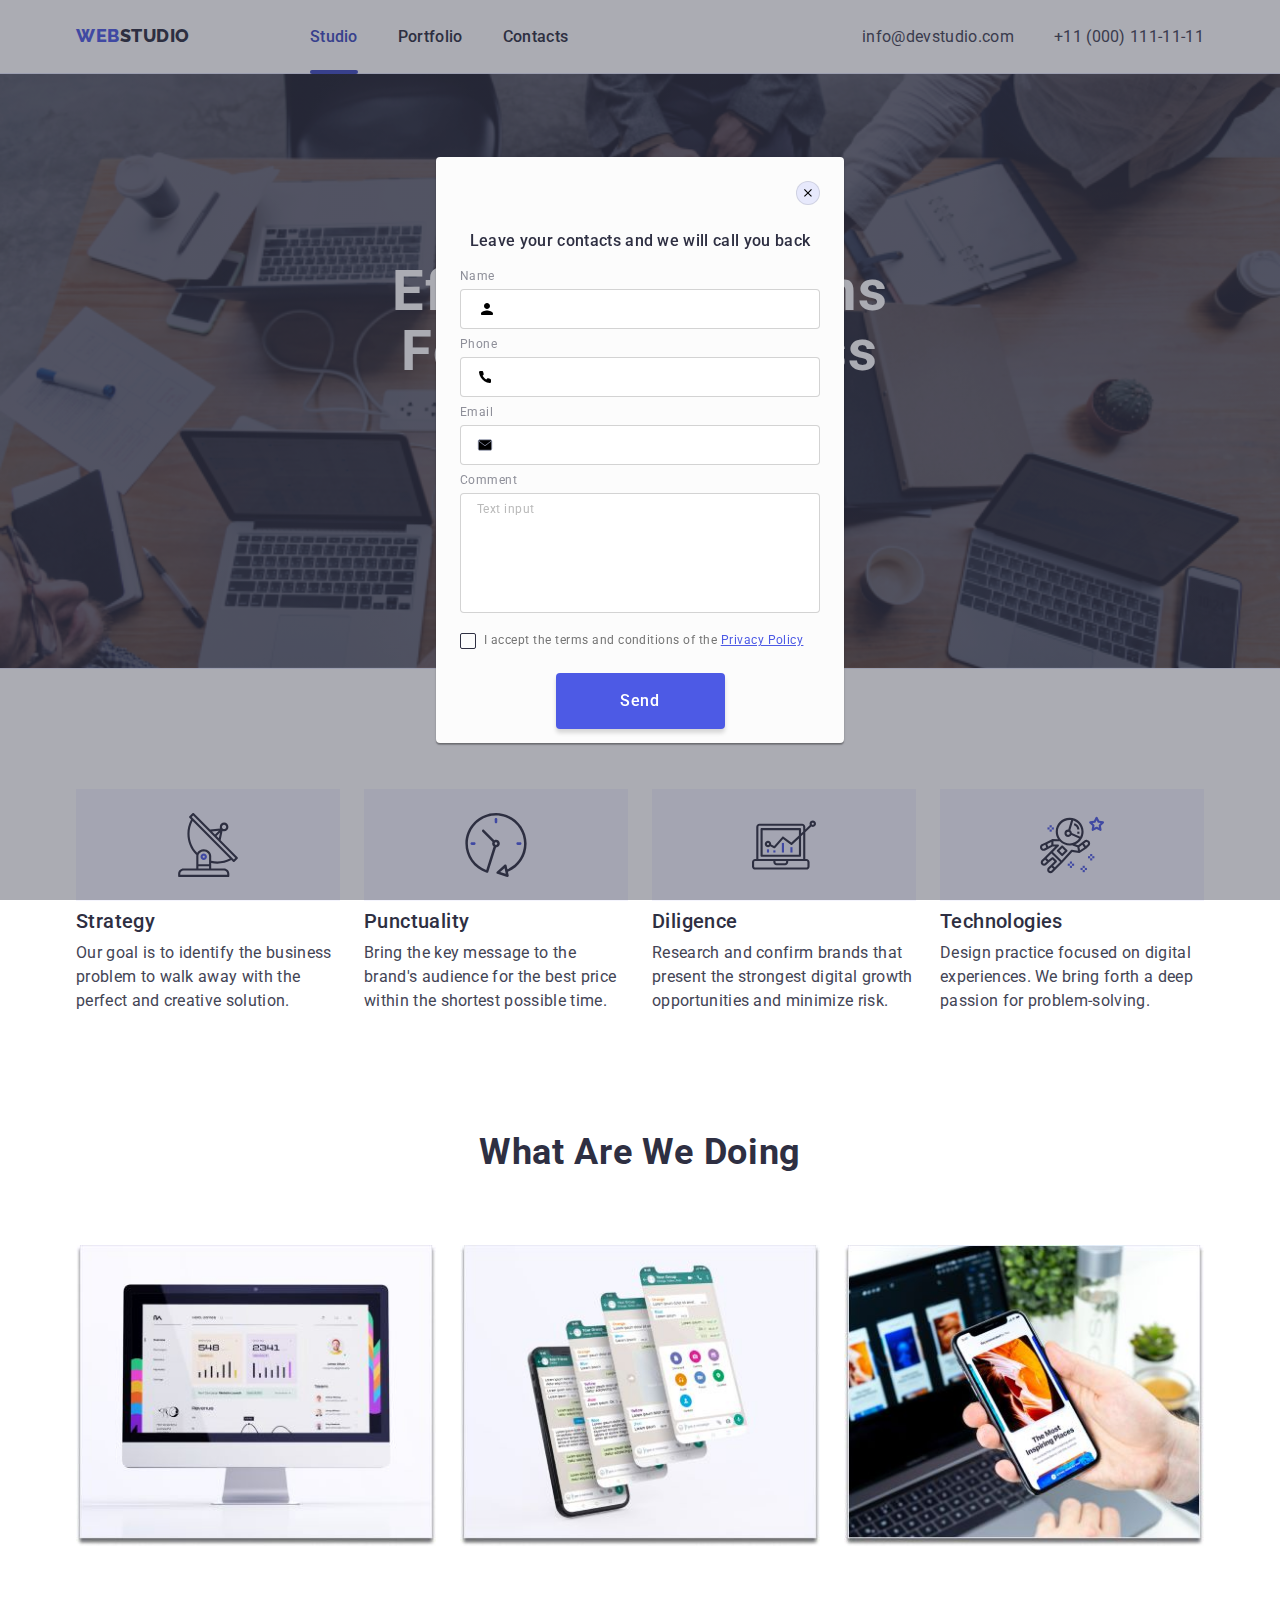
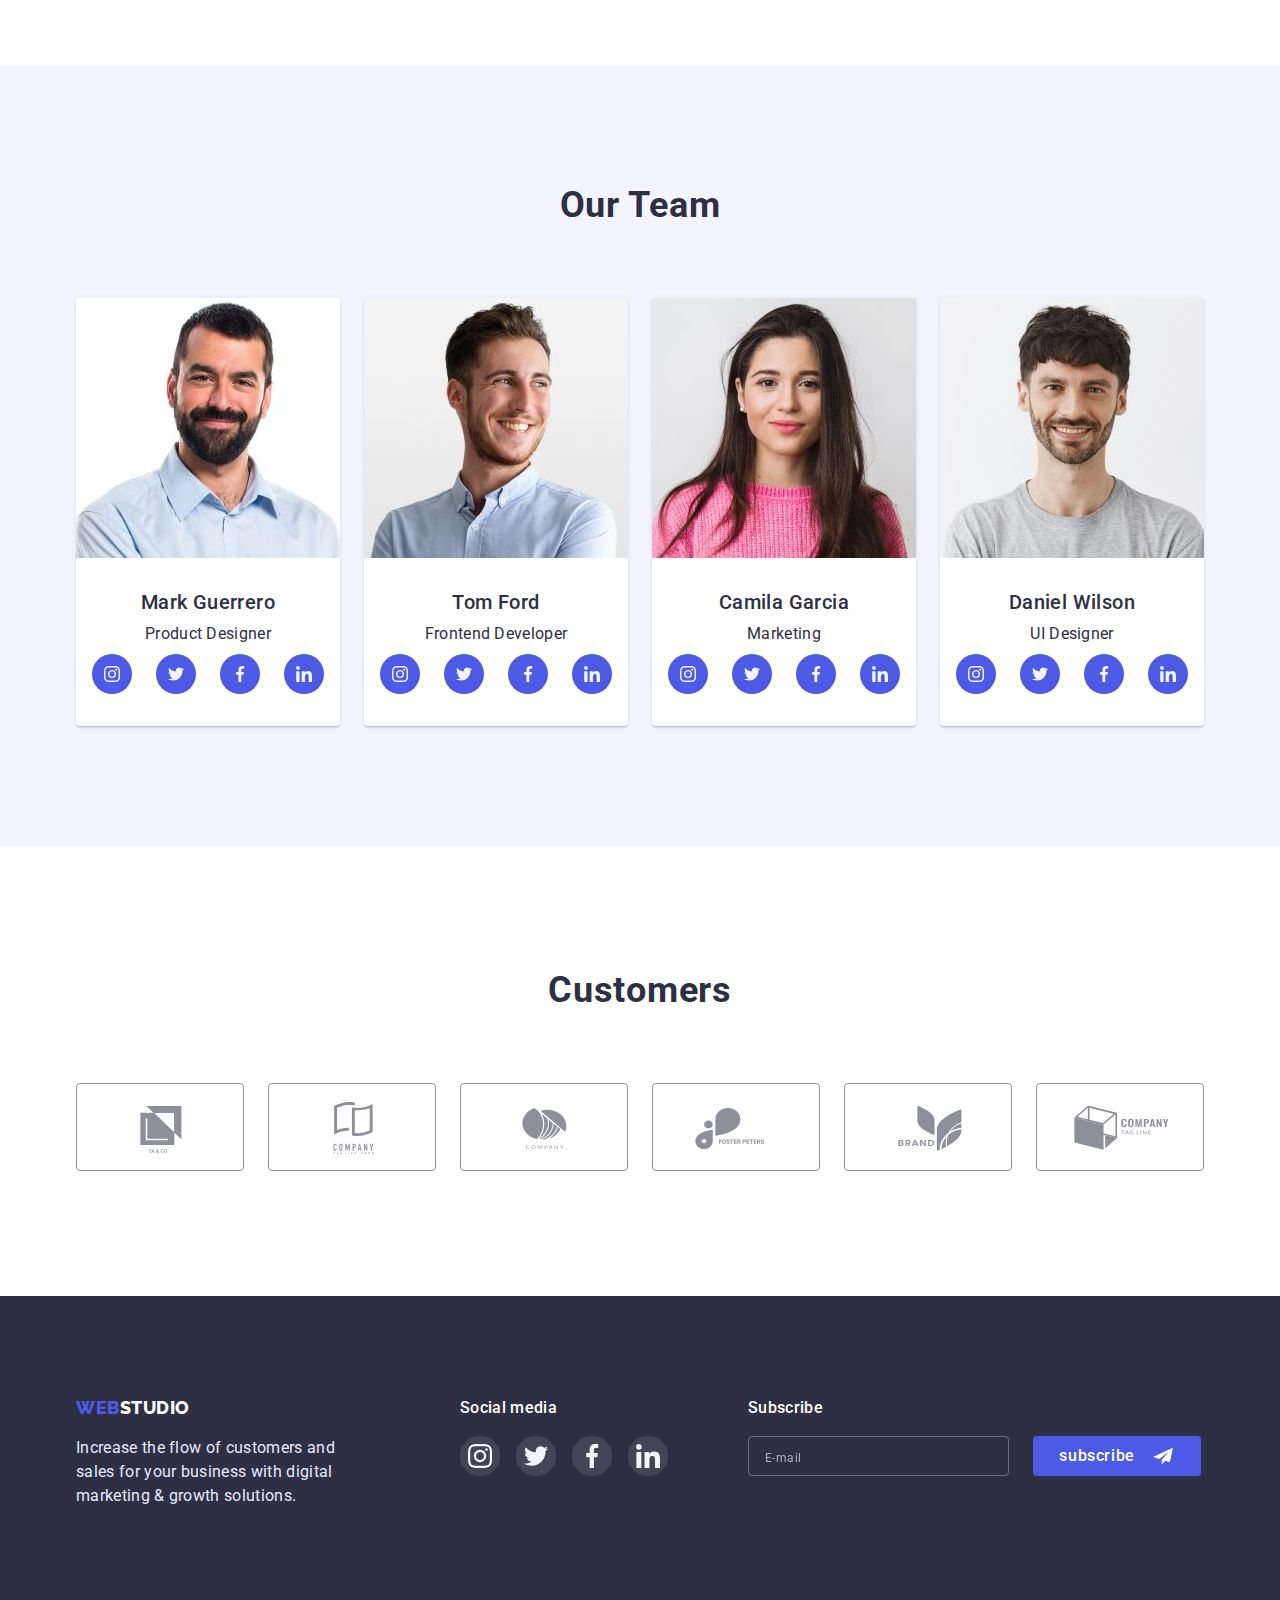
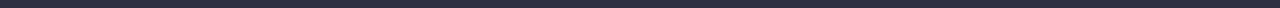
<file: index.html>
<!DOCTYPE html>
<html lang="en">
  <head>
    <meta charset="UTF-8" />
    <meta http-equiv="X-UA-Compatible" content="IE=edge" />
    <meta name="viewport" content="width=device-width, initial-scale=1.0" />
    <title>homework7</title>
    <link
      rel="stylesheet"
      href="https://cdn.jsdelivr.net/npm/modern-normalize@1.1.0/modern-normalize.min.css"
    />
    <link rel="preconnect" href="https://fonts.googleapis.com" />
    <link rel="preconnect" href="https://fonts.gstatic.com" crossorigin />
    <link
      href="https://fonts.googleapis.com/css2?family=Raleway:wght@800&family=Roboto:wght@400;500;700;900&display=swap"
      rel="stylesheet"
    />
    <link rel="stylesheet" href="./css/portfolio-last.css" />
  </head>
  <body>
    <!-- шапка сторінки  -->
    <header class="header-top">
      <div class="conteiner header-one-conteiner">
        <nav class="heder-navigation">
          <a class="logo logo-light-theme link" href="./index.html"
            ><span class="logotipe">web</span>Studio</a
          >
          <ul class="menu-list list">
            <li class="menu-item">
              <a class="menu-link current link" href="./index.html">Studio</a>
            </li>
            <li class="menu-item">
              <a class="menu-link link" href="./portfolio.html">Portfolio</a>
            </li>
            <li class="menu-item">
              <a class="menu-link link" href="">Contacts</a>
            </li>
          </ul>
        </nav>

        <button type="button" class="mobile-menu-open js-open-menu">
          <svg class="mobile-menu-open__icon" width="32" height="22">
            <use
              class="icon-burger"
              href="./Images/icons.svg#menu-hamburger"
            ></use>
          </svg>
        </button>

        <address class="menu-address">
          <ul class="menu-list-address list">
            <li class="menu-item-address">
              <a class="address-mail link" href="mailto:info@devstudio.com"
                >info@devstudio.com</a
              >
            </li>
            <li class="menu-item-address">
              <a class="address-tel link" href="tel:+110001111111"
                >+11 (000) 111-11-11</a
              >
            </li>
          </ul>
        </address>

        <!-- mobile-menu -->

        <div class="mobile-menu is-open js-menu-container">
          <div class="mobile-menu-conteiner">
            <button class="mobile-menu-close-btn js-close-menu">
              <svg class="mobile-menu-close-icon" width="8" height="8">
                <use
                  class="icon-close"
                  href="./Images/icons.svg#icon-close_24px"
                ></use>
              </svg>
            </button>

            <div class="top-help">
              <ul class="menu-list-mobile list">
                <li class="menu-item-mobile">
                  <a class="menu-link-mobile link" href="./index.html"
                    >Studio</a
                  >
                </li>

                <li class="menu-item-mobile">
                  <a class="menu-link-mobile link" href="./portfolio.html"
                    >Portfolio</a
                  >
                </li>

                <li class="menu-item-mobile">
                  <a class="menu-link-mobile link" href="">Contacts</a>
                </li>
              </ul>
            </div>

            <div class="help">
              <ul class="menu-list-address-mobile list">
                <li class="menu-tel-address-mobile">
                  <a class="address-tel-mobile link" href="tel:+110001111111"
                    >+11 (000) 111-11-11</a
                  >
                </li>

                <li class="menu-item-address-mobile">
                  <a
                    class="address-mail-mobile link"
                    href="mailto:info@devstudio.com"
                    >info@devstudio.com</a
                  >
                </li>
              </ul>

              <ul class="profile-list mobile list">
                <li class="profile-list-item mobile">
                  <a class="profile-list-link link" href="">
                    <svg class="profile-list-icon" width="24" height="24">
                      <use href="./Images/icons.svg#icon-instagram-2"></use>
                    </svg>
                  </a>
                </li>

                <li class="profile-list-item mobile">
                  <a class="profile-list-link link" href="">
                    <svg class="profile-list-icon" width="24" height="24">
                      <use href="./Images/icons.svg#icon-twitter-1"></use>
                    </svg>
                  </a>
                </li>

                <li class="profile-list-item mobile">
                  <a class="profile-list-link link" href="">
                    <svg class="profile-list-icon" width="24" height="24">
                      <use href="./Images/icons.svg#icon-facebook-1"></use>
                    </svg>
                  </a>
                </li>

                <li class="profile-list-item mobile">
                  <a class="profile-list-link link" href="">
                    <svg class="profile-list-icon" width="24" height="24">
                      <use href="./Images/icons.svg#icon-linkedin-1"></use>
                    </svg>
                  </a>
                </li>
              </ul>
            </div>
          </div>
        </div>
      </div>
    </header>

    <main>
      <!-- секция герой -->
      <section class="hero">
        <div class="conteiner">
          <h1 class="title-hero">Effective Solutions for Your Business</h1>
          <button class="hero-btn" type="button" data-modal-open>
            Order Service
          </button>
        </div>
      </section>
      <!-- секция2 -->
      <section class="section-two">
        <div class="conteiner">
          <h2 class="strategy-title visually-hidden">Our Strategy</h2>
          <ul class="menu-list-strategy list">
            <li class="item-strategy">
              <div class="strategy-list-div">
                <svg class="strategy-icon" width="64" height="64">
                  <use
                    class="icon-link"
                    href="./Images/icons.svg#icon-Grou01"
                  ></use>
                </svg>
              </div>

              <h3 class="subtitle">Strategy</h3>
              <p class="strategy-text link">
                Our goal is to identify the business problem to walk away with
                the perfect and creative solution.
              </p>
            </li>

            <li class="item-strategy">
              <div class="strategy-list-div">
                <svg class="strategy-icon" width="64" height="64">
                  <use
                    class="icon-link"
                    href="./Images/icons.svg#icon-clock02"
                  ></use>
                </svg>
              </div>
              <h3 class="subtitle">Punctuality</h3>
              <p class="strategy-text link">
                Bring the key message to the brand's audience for the best price
                within the shortest possible time.
              </p>
            </li>

            <li class="item-strategy">
              <div class="strategy-list-div">
                <svg class="strategy-icon" width="64" height="64">
                  <use
                    class="icon-link"
                    href="./Images/icons.svg#icon-diagram02"
                  ></use>
                </svg>
              </div>
              <h3 class="subtitle">Diligence</h3>
              <p class="strategy-text link">
                Research and confirm brands that present the strongest digital
                growth opportunities and minimize risk.
              </p>
            </li>

            <li class="item-strategy">
              <div class="strategy-list-div">
                <svg class="strategy-icon" width="64" height="64">
                  <use
                    class="icon-link"
                    href="./Images/icons.svg#icon-astronaut02"
                  ></use>
                </svg>
              </div>
              <h3 class="subtitle">Technologies</h3>
              <p class="strategy-text link">
                Design practice focused on digital experiences. We bring forth a
                deep passion for problem-solving.
              </p>
            </li>
          </ul>
        </div>
      </section>
      <!-- секция3 -->
      <section class="section-service">
        <div class="conteiner">
          <h2 class="section-title">What are we doing</h2>
          <ul class="menu-list-doing list">
            <li class="menu-item-doing">
              <picture>
                <source
                  srcset="./Images/images/desktop/monitor@2x.jpg 2x"
                  media="(min-wigth: 1200px)"
                />

                <img
                  src="./Images/images/hw-01/monitor.jpg"
                  alt="monitor"
                  width="360"
                />
              </picture>
            </li>
            <li class="menu-item-doing">
              <picture>
                <source
                  srcset="./Images/images/desktop/phons@2x.jpg 2x"
                  media="(min-wigth: 1200px)"
                />
                <img
                  src="./Images/images/hw-01/phone.jpg"
                  alt="smartfon"
                  width="360"
                />
              </picture>
            </li>
            <li class="menu-item-doing">
              <picture>
                <source
                  srcset="./Images/images/desktop/hand-and-tel@2x.jpg 2x"
                  media="(min-wigth: 1200px)"
                />
                <img
                  src="./Images/images/hw-01/monitor-and-hand.jpg"
                  alt="noyttelefon"
                  width="360"
                />
              </picture>
            </li>
          </ul>
        </div>
      </section>
      <!-- секция4 -->
      <section class="section-team">
        <div class="conteiner">
          <h2 class="secondary-title-team">Our Team</h2>
          <ul class="menu-list-team list">
            <li class="menu-item-team card link">
              <picture>
                <source
                  srcset="./Images/images/desktop/mark@2x.jpg 2x"
                  media="(min-wigth: 1200px)"
                />

                <source
                  srcset="
                    ./Images/images/tablet/mark-tablet.jpg    1x,
                    ./Images/images/tablet/mark-tablet@2x.jpg 2x
                  "
                  media="(min-wigth: 768px)"
                />

                <source
                  srcset="
                    ./Images/images/mobile/mark-mobile.jpg    1x,
                    ./Images/images/mobile/mark-mobile@2x.jpg 2x
                  "
                  media="(max-wigth: 767px)"
                />

                <img
                  class="photo"
                  src="./Images/images/hw-01/Mark-Guerrero.jpg"
                  alt="mark"
                  width="264"
                  height="260"
                />
              </picture>

              <div class="menu-item-team-div">
                <h3 class="photo-name">Mark Guerrero</h3>
                <p class="profile">Product Designer</p>
                <ul class="profile-list list">
                  <li class="profile-list-item">
                    <a class="profile-list-link link" href="">
                      <svg class="profile-list-icon" width="16" height="16">
                        <use href="./Images/icons.svg#icon-instagram-2"></use>
                      </svg>
                    </a>
                  </li>

                  <li class="profile-list-item">
                    <a class="profile-list-link link" href="">
                      <svg class="profile-list-icon" width="16" height="16">
                        <use href="./Images/icons.svg#icon-twitter-1"></use>
                      </svg>
                    </a>
                  </li>

                  <li class="profile-list-item">
                    <a class="profile-list-link link" href="">
                      <svg class="profile-list-icon" width="16" height="16">
                        <use href="./Images/icons.svg#icon-facebook-1"></use>
                      </svg>
                    </a>
                  </li>

                  <li class="profile-list-item">
                    <a class="profile-list-link link" href="">
                      <svg class="profile-list-icon" width="16" height="16">
                        <use href="./Images/icons.svg#icon-linkedin-1"></use>
                      </svg>
                    </a>
                  </li>
                </ul>
              </div>
            </li>

            <li class="menu-item-team card link">
              <picture>
                <source
                  srcset="./Images/images/desktop/tom@2x.jpg 2x"
                  media="(min-wigth: 1200px)"
                />

                <source
                  srcset="
                    ./Images/images/tablet/tom-tablet.jpg    1x,
                    ./Images/images/tablet/tom-tablet@2x.jpg 2x
                  "
                  media="(min-wigth: 768px)"
                />

                <source
                  srcset="
                    ./Images/images/mobile/tom-mobile.jpg    1x,
                    ./Images/images/mobile/tom-mobile@2x.jpg 2x
                  "
                  media="(max-wigth: 767px)"
                />

                <img
                  class="photo"
                  src="./Images/images/hw-01/Tom-Ford.jpg"
                  alt="tom"
                  width="264"
                  height="260"
                />
              </picture>

              <div class="menu-item-team-div">
                <h3 class="photo-name">Tom Ford</h3>
                <p class="profile">Frontend Developer</p>
                <ul class="profile-list list">
                  <li class="profile-list-item">
                    <a class="profile-list-link link" href="">
                      <svg class="profile-list-icon" width="16" height="16">
                        <use href="./Images/icons.svg#icon-instagram-2"></use>
                      </svg>
                    </a>
                  </li>

                  <li class="profile-list-item">
                    <a class="profile-list-link link" href="">
                      <svg class="profile-list-icon" width="16" height="16">
                        <use href="./Images/icons.svg#icon-twitter-1"></use>
                      </svg>
                    </a>
                  </li>

                  <li class="profile-list-item">
                    <a class="profile-list-link link" href="">
                      <svg class="profile-list-icon" width="16" height="16">
                        <use href="./Images/icons.svg#icon-facebook-1"></use>
                      </svg>
                    </a>
                  </li>

                  <li class="profile-list-item">
                    <a class="profile-list-link link" href="">
                      <svg class="profile-list-icon" width="16" height="16">
                        <use href="./Images/icons.svg#icon-linkedin-1"></use>
                      </svg>
                    </a>
                  </li>
                </ul>
              </div>
            </li>

            <li class="menu-item-team card link">
              <picture>
                <source
                  srcset="./Images/images/desktop/camila@2x.jpg 2x"
                  media="(min-wigth: 1200px)"
                />

                <source
                  srcset="
                    ./Images/images/tablet/camila-tablet.jpg    1x,
                    ./Images/images/tablet/camila-tablet@2x.jpg 2x
                  "
                  media="(min-wigth: 768px)"
                />

                <source
                  srcset="
                    ./Images/images/mobile/camila-mobile.jpg    1x,
                    ./Images/images/mobile/camila-mobile@2x.jpg 2x
                  "
                  media="(max-wigth: 767px)"
                />

                <img
                  class="photo"
                  src="./Images/images/hw-01/Camila-Garcia.jpg"
                  alt="camila"
                  width="264"
                  height="260"
                />
              </picture>

              <div class="menu-item-team-div">
                <h3 class="photo-name">Camila Garcia</h3>
                <p class="profile">Marketing</p>
                <ul class="profile-list list">
                  <li class="profile-list-item">
                    <a class="profile-list-link link" href="">
                      <svg class="profile-list-icon" width="16" height="16">
                        <use href="./Images/icons.svg#icon-instagram-2"></use>
                      </svg>
                    </a>
                  </li>

                  <li class="profile-list-item">
                    <a class="profile-list-link link" href="">
                      <svg class="profile-list-icon" width="16" height="16">
                        <use href="./Images/icons.svg#icon-twitter-1"></use>
                      </svg>
                    </a>
                  </li>

                  <li class="profile-list-item">
                    <a class="profile-list-link link" href="">
                      <svg class="profile-list-icon" width="16" height="16">
                        <use href="./Images/icons.svg#icon-facebook-1"></use>
                      </svg>
                    </a>
                  </li>

                  <li class="profile-list-item">
                    <a class="profile-list-link link" href="">
                      <svg class="profile-list-icon" width="16" height="16">
                        <use href="./Images/icons.svg#icon-linkedin-1"></use>
                      </svg>
                    </a>
                  </li>
                </ul>
              </div>
            </li>

            <li class="menu-item-team card link">
              <picture>
                <source
                  srcset="./Images/images/desktop/daniel@2x.jpg 1x"
                  media="(min-wigth: 1200px)"
                />
                <source
                  srcset="
                    ./Images/images/tablet/daniel-tablet.jpg    1x,
                    ./Images/images/tablet/daniel-tablet@2x.jpg 2x
                  "
                  media="(min-wigth: 768px)"
                />
                <source
                  srcset="
                    ./Images/images/mobile/daniel-mobile.jpg    1x,
                    ./Images/images/mobile/daniel-mobile@2x.jpg 2x
                  "
                  media="(max-wigth: 767px)"
                />
                <img
                  class="photo"
                  src="./Images/images/hw-01/Daniel-Wilson.jpg"
                  alt="daniel"
                  width="264"
                  height="260"
                />
              </picture>

              <div class="menu-item-team-div">
                <h3 class="photo-name">Daniel Wilson</h3>
                <p class="profile">UI Designer</p>
                <ul class="profile-list list">
                  <li class="profile-list-item">
                    <a class="profile-list-link link" href="">
                      <svg class="profile-list-icon" width="16" height="16">
                        <use href="./Images/icons.svg#icon-instagram-2"></use>
                      </svg>
                    </a>
                  </li>

                  <li class="profile-list-item">
                    <a class="profile-list-link link" href="">
                      <svg class="profile-list-icon" width="16" height="16">
                        <use href="./Images/icons.svg#icon-twitter-1"></use>
                      </svg>
                    </a>
                  </li>

                  <li class="profile-list-item">
                    <a class="profile-list-link link" href="">
                      <svg class="profile-list-icon" width="16" height="16">
                        <use href="./Images/icons.svg#icon-facebook-1"></use>
                      </svg>
                    </a>
                  </li>

                  <li class="profile-list-item">
                    <a class="profile-list-link link" href="">
                      <svg class="profile-list-icon" width="16" height="16">
                        <use href="./Images/icons.svg#icon-linkedin-1"></use>
                      </svg>
                    </a>
                  </li>
                </ul>
              </div>
            </li>
          </ul>
        </div>
      </section>
      <!-- section5 -->
      <section class="section-card">
        <div class="conteiner">
          <h2 class="card-title">Customers</h2>
          <ul class="card-list list">
            <li class="card-item">
              <a class="card-link link" href="">
                <svg class="klient-card-link" width="104" height="56">
                  <use href="./Images/icons.svg#icon-logo1"></use>
                </svg>
              </a>
            </li>

            <li class="card-item">
              <a class="card-link link" href="">
                <svg class="klient-card-link" width="104" height="56">
                  <use href="./Images/icons.svg#icon-Logo2"></use>
                </svg>
              </a>
            </li>

            <li class="card-item">
              <a class="card-link link" href="">
                <svg class="klient-card-link" width="104" height="56">
                  <use href="./Images/icons.svg#icon-Logo3"></use>
                </svg>
              </a>
            </li>

            <li class="card-item">
              <a class="card-link link" href="">
                <svg class="klient-card-link" width="104" height="56">
                  <use href="./Images/icons.svg#icon-Logo4"></use>
                </svg>
              </a>
            </li>

            <li class="card-item">
              <a class="card-link link" href="">
                <svg class="klient-card-link" width="104" height="56">
                  <use href="./Images/icons.svg#icon-Logo5"></use>
                </svg>
              </a>
            </li>

            <li class="card-item">
              <a class="card-link link" href="">
                <svg class="klient-card-link" width="104" height="56">
                  <use href="./Images/icons.svg#icon-Logo6"></use>
                </svg>
              </a>
            </li>
          </ul>
        </div>
      </section>
    </main>

    <!-- footer  -->

    <footer class="footer-top">
      <div class="conteiner">
        <div class="footer-menu">
          <div class="work-div">
            <div class="footer-logo">
              <a class="logo-f logo-dark-theme link" href="./index.html"
                ><span class="logotipe">web</span>Studio</a
              >
              <p class="footer-text">
                Increase the flow of customers and sales for your business with
                digital marketing & growth solutions.
              </p>
            </div>

            <div class="social-footer">
              <p class="footer-title-text">Social media</p>

              <ul class="footer-list list">
                <li class="footer-list-item">
                  <a class="footer-list-link link" href="">
                    <svg class="footer-list-icon" width="24" height="24">
                      <use href="./Images/icons.svg#icon-instagram-2"></use>
                    </svg>
                  </a>
                </li>

                <li class="footer-list-item">
                  <a class="footer-list-link link" href="">
                    <svg class="footer-list-icon" width="24" height="24">
                      <use href="./Images/icons.svg#icon-twitter-1"></use>
                    </svg>
                  </a>
                </li>

                <li class="footer-list-item">
                  <a class="footer-list-link link" href="">
                    <svg class="footer-list-icon" width="24" height="24">
                      <use href="./Images/icons.svg#icon-facebook-1"></use>
                    </svg>
                  </a>
                </li>

                <li class="footer-list-item">
                  <a class="footer-list-link link" href="">
                    <svg class="footer-list-icon" width="24" height="24">
                      <use href="./Images/icons.svg#icon-linkedin-1"></use>
                    </svg>
                  </a>
                </li>
              </ul>
            </div>
          </div>

          <div class="subscribe">
            <p class="subscribe-text">Subscribe</p>

            <form class="footer-form">
              <label class="modal-form-field-footer">
                <input
                  type="text"
                  name="E-mail"
                  class="modal-form-input-footer"
                  required
                  pattern="[a-zA-Z]+"
                  minlength="2"
                  placeholder="E-mail"
                />
              </label>
              <button type="submit" class="subscribe-btn">
                subscribe<span class="modal-form-icon-telegram">
                  <svg class="icon-footer-subscribe" width="24" height="20">
                    <use href="./Images/icons.svg#icon-telegrame"></use>
                  </svg>
                </span>
              </button>
            </form>
          </div>
        </div>
      </div>
    </footer>

    <!-- modal-element  -->

    <div class="backdrop" data-modal>
      <div class="modal">
        <button type="button" class="modal-close-btn" data-modal-close>
          <svg class="modal-close-btn-icon" width="8" height="8">
            <use href="./Images/icons.svg#icon-close_24px"></use>
          </svg>
        </button>
        <p class="modal-text-p">
          Leave your contacts and we will call you back
        </p>

        <!-- input  -->

        <form class="modal-form">
          <label class="modal-form-field">
            <span class="modal-span">Name</span>
            <span class="modal-form-input-wrapper">
              <input
                type="text"
                name="user-name"
                class="modal-form-input"
                required
                pattern="[a-zA-Z]+"
                minlength="2"
              />
              <span class="modal-form-icon">
                <svg class="" width="18" height="18">
                  <use href="./Images/icons.svg#icon-one-man"></use>
                </svg>
              </span>
            </span>
          </label>

          <label class="modal-form-field">
            <span class="modal-span">Phone</span>
            <span class="modal-form-input-wrapper">
              <input
                type="tel"
                name="user-phone"
                class="modal-form-input"
                required
                pattern="[0-9]{3}-[0-9]{3}-[0-9]{2}-[0-9]{2}"
                title="xxx-xxx-xx-xx"
              />
              <span class="modal-form-icon-phone">
                <svg class="" width="18" height="24">
                  <use href="./Images/icons.svg#icon-phone"></use>
                </svg>
              </span>
            </span>
          </label>

          <label class="modal-form-field">
            <span class="modal-span">Email</span>
            <span class="modal-form-input-wrapper">
              <input
                type="email"
                class="modal-form-input"
                name="user-mail"
                required
              />
              <span class="modal-form-icon-mail">
                <svg class="" width="18" height="24">
                  <use href="./Images/icons.svg#icon-mail"></use>
                </svg>
              </span>
            </span>
          </label>

          <label class="modal-form-field">
            <span class="modal-span">Comment</span>
            <textarea
              class="modal-message"
              name="user-comment"
              placeholder="Text input"
            ></textarea>
          </label>

          <input
            type="checkbox"
            class="modal-form-check visually-hidden"
            name="user-policy"
            id="user-policy"
          />
          <label class="modal-form-check-desk" for="user-policy"
            >I accept the terms and conditions of the&nbsp;<a
              class="modal-a"
              href="./"
              >Privacy Policy</a
            ></label
          >
          <button type="submit" class="modal-submit-btn">Send</button>
        </form>
      </div>
    </div>
    <script src="./js/mobile-menu.js"></script>
    <script src="./js/modal.js"></script>
  </body>
</html>
</file>
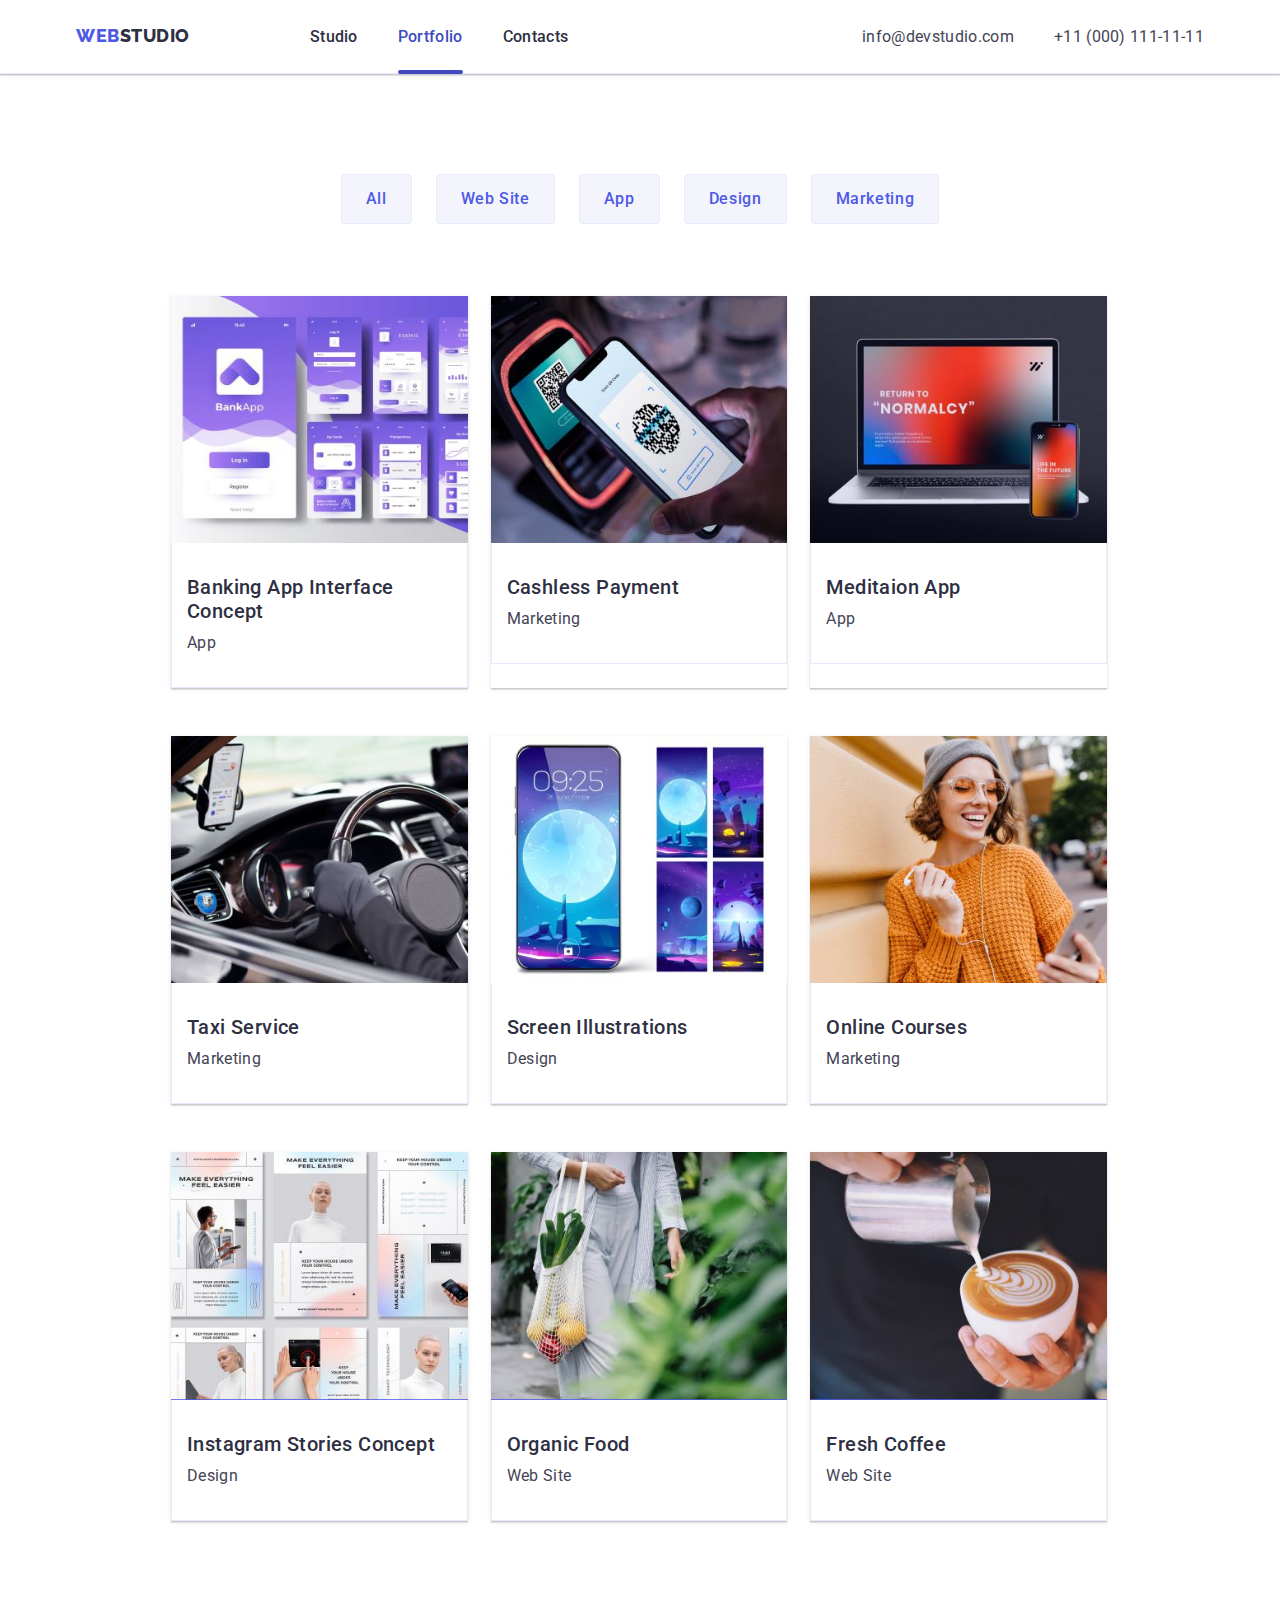
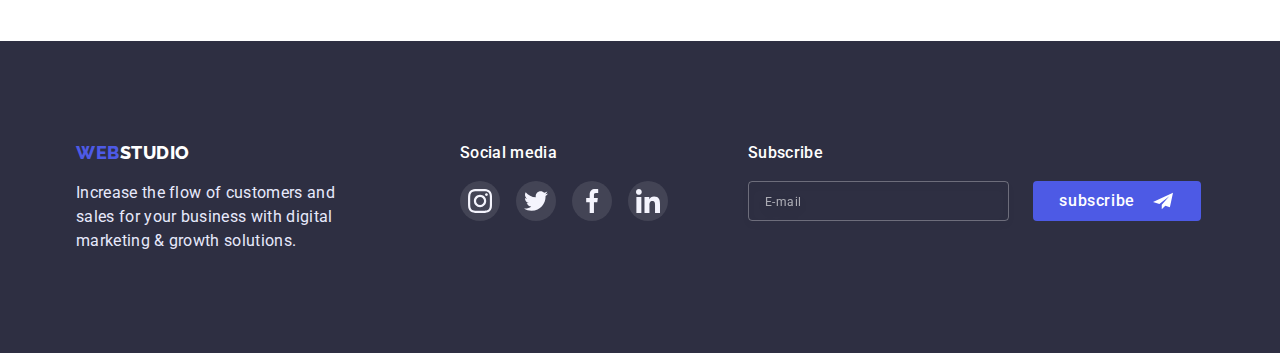
<file: portfolio.html>
<!DOCTYPE html>
<html lang="en">
  <head>
    <meta charset="UTF-8" />
    <meta http-equiv="X-UA-Compatible" content="IE=edge" />
    <meta name="viewport" content="width=device-width, initial-scale=1.0" />
    <title>homework3</title>
    <link
      rel="stylesheet"
      href="https://cdn.jsdelivr.net/npm/modern-normalize@1.1.0/modern-normalize.min.css"
    />
    <link rel="preconnect" href="https://fonts.googleapis.com" />
    <link rel="preconnect" href="https://fonts.gstatic.com" crossorigin />
    <link
      href="https://fonts.googleapis.com/css2?family=Raleway:wght@800&family=Roboto:wght@400;500;700;900&display=swap"
      rel="stylesheet"
    />
    <link rel="stylesheet" href="./css/portfolio-last.css" />
  </head>
  <body>
    <!-- хедер -->
    <header class="header-top">
      <div class="conteiner header-one-conteiner">
        <nav class="heder-navigation">
          <a class="logo logo-light-theme link" href="./index.html"
            ><span class="logotipe">web</span>Studio</a
          >
          <ul class="menu-list list">
            <li class="menu-item">
              <a class="menu-link link" href="./index.html">Studio</a>
            </li>
            <li class="menu-item">
              <a class="menu-link current link" href="./portfolio.html"
                >Portfolio</a
              >
            </li>
            <li class="menu-item">
              <a class="menu-link link" href="">Contacts</a>
            </li>
          </ul>
        </nav>

        <button type="button" class="mobile-menu-open js-open-menu">
          <svg class="mobile-menu-open__icon" width="32" height="22">
            <use
              class="icon-burger"
              href="./Images/icons.svg#menu-hamburger"
            ></use>
          </svg>
        </button>

        <address class="menu-address">
          <ul class="menu-list-address list">
            <li class="menu-item-address">
              <a class="address-mail link" href="mailto:info@devstudio.com"
                >info@devstudio.com</a
              >
            </li>
            <li class="menu-item-address">
              <a class="address-tel link" href="tel:+110001111111"
                >+11 (000) 111-11-11</a
              >
            </li>
          </ul>
        </address>

        <!-- mobile-menu -->

        <div class="mobile-menu is-open js-menu-container">
          <div class="mobile-menu-conteiner">
            <button class="mobile-menu-close-btn js-close-menu">
              <svg class="mobile-menu-close-icon" width="8" height="8">
                <use
                  class="icon-close"
                  href="./Images/icons.svg#icon-close_24px"
                ></use>
              </svg>
            </button>

            <div class="top-help">
              <ul class="menu-list-mobile list">
                <li class="menu-item-mobile">
                  <a class="menu-link-mobile link" href="./index.html"
                    >Studio</a
                  >
                </li>

                <li class="menu-item-mobile">
                  <a class="menu-link-mobile link" href="./portfolio.html"
                    >Portfolio</a
                  >
                </li>

                <li class="menu-item-mobile">
                  <a class="menu-link-mobile link" href="">Contacts</a>
                </li>
              </ul>
            </div>

            <div class="help">
              <ul class="menu-list-address-mobile list">
                <li class="menu-tel-address-mobile">
                  <a class="address-tel-mobile link" href="tel:+110001111111"
                    >+11 (000) 111-11-11</a
                  >
                </li>

                <li class="menu-item-address-mobile">
                  <a
                    class="address-mail-mobile link"
                    href="mailto:info@devstudio.com"
                    >info@devstudio.com</a
                  >
                </li>
              </ul>

              <ul class="profile-list mobile list">
                <li class="profile-list-item mobile">
                  <a class="profile-list-link link" href="">
                    <svg class="profile-list-icon" width="24" height="24">
                      <use href="./Images/icons.svg#icon-instagram-2"></use>
                    </svg>
                  </a>
                </li>

                <li class="profile-list-item mobile">
                  <a class="profile-list-link link" href="">
                    <svg class="profile-list-icon" width="24" height="24">
                      <use href="./Images/icons.svg#icon-twitter-1"></use>
                    </svg>
                  </a>
                </li>

                <li class="profile-list-item mobile">
                  <a class="profile-list-link link" href="">
                    <svg class="profile-list-icon" width="24" height="24">
                      <use href="./Images/icons.svg#icon-facebook-1"></use>
                    </svg>
                  </a>
                </li>

                <li class="profile-list-item mobile">
                  <a class="profile-list-link link" href="">
                    <svg class="profile-list-icon" width="24" height="24">
                      <use href="./Images/icons.svg#icon-linkedin-1"></use>
                    </svg>
                  </a>
                </li>
              </ul>
            </div>
          </div>
        </div>
      </div>
    </header>
    <main>
      <!-- Section 1 -->
      <section class="section-btn-pro">
        <div class="conteiner">
          <h1 class="strategy-title-port visually-hidden">section-portfolio</h1>
          <ul class="menu-list-btn list">
            <li class="menu-item-btn">
              <button class="text-btn" type="button">All</button>
            </li>

            <li class="menu-item-btn">
              <button class="text-btn" type="button">Web Site</button>
            </li>

            <li class="menu-item-btn">
              <button class="text-btn" type="button">App</button>
            </li>

            <li class="menu-item-btn">
              <button class="text-btn" type="button">Design</button>
            </li>

            <li class="menu-item-btn">
              <button class="text-btn" type="button">Marketing</button>
            </li>
          </ul>
          <!-- Section 2 -->
          <ul class="menu-list-team-port list">
            <li class="menu-item-team-port">
              <a href="/" class="card-prof link">
                <div class="card-prof-wrapper">
                  <picture class="pict">
                    <source
                      srcset="./Images/images/desktop/bank@2x.jpg 2x"
                      media="min-wigth: 1200px"
                    />

                    <source
                      srcseet="./Images/images/tablet/bank-tablet.jpg 1x"
                      srcset="./Images/images/tablet/bank-tablet@2x.jpg 2x"
                      media="(min-wigth: 768px)"
                    />

                    <source
                      srcseet="./Images/images/mobile/banking-mobile.jpg 1x"
                      srcset="./Images/images/mobile/banking-mobile@2x.jpg. 2x"
                      media="(min-wigth: 480px)"
                    />

                    <img
                      class="photo-port"
                      src="./Images/images/hw-02/img.jpg"
                      alt="Banking App Interface Concept"
                    />
                  </picture>
                  <p class="prof-overlay">
                    14 Stylish and User-Friendly App Design Concepts · Task
                    Manager App · Calorie Tracker App · Exotic Fruit Ecommerce
                    App · Cloud Storage App
                  </p>
                </div>
                <div class="port-card">
                  <h2 class="photo-name-port">Banking App Interface Concept</h2>
                  <p class="profile-port">App</p>
                </div>
              </a>
            </li>

            <li class="menu-item-team-port">
              <a href="/" class="card-prof link">
                <div class="card-prof-wrapper">
                  <picture>
                    <source
                      srcset="./Images/images/desktop/cash@2x.jpg 2x"
                      media="(min-wigth: 1200px)"
                    />
                    <source
                      srcset="
                        ./Images/images/tablet/cash-tablet.jpg    1x,
                        ./Images/images/tablet/cash-tablet@2x.jpg 2x"
                      media="(min-wigth: 768px)"
                    />
                    <source
                      srcset="
                        ./Images/images/mobile/cash-mobile.jpg    1x,
                        ./Images/images/mobile/cash-mobile@2x.jpg 2x
                      "
                      media="(min-wigth: 480px)"
                    />
                    <img
                      class="photo-port"
                      src="./Images/images/hw-02/phone-1.jpg"
                      alt="Cashless Payment"
                    
                    />
                  </picture>

                  <p class="prof-overlay">
                    14 Stylish and User-Friendly App Design Concepts · Task
                    Manager App · Calorie Tracker App · Exotic Fruit Ecommerce
                    App · Cloud Storage App
                  </p>
                </div>
                <div class="port-card">
                  <h2 class="photo-name-port">Cashless Payment</h2>
                  <p class="profile-port">Marketing</p>
                </div>
              </a>
            </li>

            <li class="menu-item-team-port">
              <a href="/" class="card-prof link">
                <div class="card-prof-wrapper">
                  <picture>
                    <sourse
                      srcset="./Images/images/desktop/media@2x.jpg 2x"
                      media="min-wigth: 1200px"
                    />
                    <sourse
                      srcset="
                      ./Images/images/tablet/media-tablet.jpg 1x, 
                      ./Images/images/tablet/media-tablet@2x.jpg 2x"
                      media="min-wigth: 768px"
                    >
                    <sourse
                      srcset="
                    ./Images/images/mobile/meditaon-mobile.jpg 1x, 
                    ./Images/images/mobile/meditaon-mobile@2x.jpg 2x"
                      media="min-wigth: 480px"
                    >
                    <img
                    class="photo-port"
                    src="./Images/images/hw-02/nout-1.jpg"
                    alt="Meditaion App"
                  
                  />
                  </picture>
                  <p class="prof-overlay">
                    14 Stylish and User-Friendly App Design Concepts · Task
                    Manager App · Calorie Tracker App · Exotic Fruit Ecommerce
                    App · Cloud Storage App
                  </p>
                </div>
                <div class="port-card">
                  <h2 class="photo-name-port">Meditaion App</h2>
                  <p class="profile-port">App</p>
                </div>
              </a>
            </li>

            <li class="menu-item-team-port">
              <a href="/" class="card-prof link">
                <div class="card-prof-wrapper">
                  <picture>
                    <sourse
                      srcset="./Images/images/desktop/taxi@2x.jpg 2x"
                      media="min-width: 1200px"
                    >
                    <sourse
                      srcset="./Images/images/tablet/taxi-tablet.jpg 1x, 
                      ./Images/images/tablet/taxi-tablet@2x.jpg 2x"
                      media="min-width: 768px"
                    >
                    <sourse
                      srcset="./Images/images/mobile/taxi-mobile.jpg 1x, 
                      ./Images/images/mobile/taxi-mobile@2x.jpg 2x"
                      media="min-width: 480px"
                    >
                    <img
                      class="photo-port"
                      src="./Images/images/hw-02/car.jpg"
                      alt="Taxi Service"
                    />
                  </picture>

                  <p class="prof-overlay">
                    14 Stylish and User-Friendly App Design Concepts · Task
                    Manager App · Calorie Tracker App · Exotic Fruit Ecommerce
                    App · Cloud Storage App
                  </p>
                </div>
                <div class="port-card">
                  <h2 class="photo-name-port">Taxi Service</h2>
                  <p class="profile-port">Marketing</p>
                </div>
              </a>
            </li>

            <li class="menu-item-team-port">
              <a href="/" class="card-prof link">
                <div class="card-prof-wrapper">
                  <picture>
                    <sourse
                      srcset="./Images/images/desktop/moon@2x.jpg 2x"
                      media="min-width: 1200px"
                    >
                    <sourse
                      srcset="./Images/images/tablet/moon-tablet.jpg 1x, 
                    ./Images/images/tablet/moon-tablet@2x.jpg 2x"
                      media="min-width: 768px"
                    >
                    <sourse
                      srcset="./Images/images/mobile/moon-mobile.jpg 1x,
                    ./Images/images/mobile/moon-mobile@2x.jpg 2x"
                      media="min-width: 480px"
                    >
                    <img
                    class="photo-port"
                    src="./Images/images/hw-02/moon.jpg"
                    alt="Screen Illustrations"
                  />
                  </picture>
                  <p class="prof-overlay">
                    14 Stylish and User-Friendly App Design Concepts · Task
                    Manager App · Calorie Tracker App · Exotic Fruit Ecommerce
                    App · Cloud Storage App
                  </p>
                </div>
                <div class="port-card">
                  <h2 class="photo-name-port">Screen Illustrations</h2>
                  <p class="profile-port">Design</p>
                </div>
              </a>
            </li>

            <li class="menu-item-team-port">
              <a href="/" class="card-prof link">
                <div class="card-prof-wrapper">
                  <picture>
                    <sourse
                      srcset="./Images/images/desktop/music-girl@2x.jpg 2x"
                      media="min-width: 1200px"
                    >
                    <sourse
                      srcset="./Images/images/tablet/music-girl-tablet.jpg 1x,
                    ./Images/images/tablet/music-girl-tablet@2x.jpg 2x"
                      media="min-width: 768px"
                    >
                    <sourse
                      srcset="./Images/images/mobile/musik-girl-mobile.jpg 1x,
                    ./Images/images/mobile/musik-girl-mobile@2x.jpg 2x"
                      media="min-width: 480px"
                    >
                    <img
                    class="photo-port"
                    src="./Images/images/hw-02/girl.jpg"
                    alt="Online Courses"
                  />
                  </picture>
                  <p class="prof-overlay">
                    14 Stylish and User-Friendly App Design Concepts · Task
                    Manager App · Calorie Tracker App · Exotic Fruit Ecommerce
                    App · Cloud Storage App
                  </p>
                </div>
                <div class="port-card">
                  <h2 class="photo-name-port">Online Courses</h2>
                  <p class="profile-port">Marketing</p>
                </div>
              </a>
            </li>

            <li class="menu-item-team-port">
              <a href="/" class="card-prof link">
                <div class="card-prof-wrapper">
                  <picture>
                    <sourse
                      srcset="
                      ./Images/images/desktop/insta@2x.jpg 2x"
                      media="min-width: 1200px"
                    >
                    <sourse
                      srcset="
                      ./Images/images/tablet/insta-tablet.jpg 1x,
                    ./Images/images/tablet/insta-tablet@2x.jpg 2x"
                      media="min-width: 768px"
                    >
                    <sourse
                      srcset="
                      ./Images/images/mobile/insta-mobile.jpg 1x,
                    ./Images/images/mobile/insta-mobile@2x.jpg 2x"
                      media="min-width: 480px"
                    >
                    <img
                    class="photo-port"
                    src="./Images/images/hw-02/cards.jpg"
                    alt="Instagram Stories Concept"
                    
                  />
                  </picture>
                  <p class="prof-overlay">
                    14 Stylish and User-Friendly App Design Concepts · Task
                    Manager App · Calorie Tracker App · Exotic Fruit Ecommerce
                    App · Cloud Storage App
                  </p>
                </div>
                <div class="port-card">
                  <h2 class="photo-name-port">Instagram Stories Concept</h2>
                  <p class="profile-port">Design</p>
                </div>
              </a>
            </li>

            <li class="menu-item-team-port">
              <a href="/" class="card-prof link">
                <div class="card-prof-wrapper">
                  <picture>
                    <sourse
                      srcset="
                      ./Images/images/desktop/food@2x.jpg 2x"
                      media="min-width: 1200px"
                    >
                    <sourse
                      srcset="
                      ./Images/images/tablet/food-tablet.jpg 1x,
                      ./Images/images/tablet/food-tablet@2x.jpg 2x"
                      media="min-width: 768px"
                    >
                    <sourse
                      srcset="
                      ./Images/images/mobile/food-mobile.jpg 1x,
                      ./Images/images/mobile/food-mobile@2x.jpg 2x"
                      media="min-width: 480px"
                    >
                          <img
                    class="photo-port"
                    src="./Images/images/hw-02/food.jpg"
                    alt="Organic Food"
                    
                  />
                  </picture>
            
                  <p class="prof-overlay">
                    14 Stylish and User-Friendly App Design Concepts · Task
                    Manager App · Calorie Tracker App · Exotic Fruit Ecommerce
                    App · Cloud Storage App
                  </p>
                </div>
                <div class="port-card">
                  <h2 class="photo-name-port">Organic Food</h2>
                  <p class="profile-port">Web Site</p>
                </div>
              </a>
            </li>

            <li class="menu-item-team-port">
              <a href="/" class="card-prof link">
                <div class="card-prof-wrapper">
                  <picture>
                    <sourse
                      srcset="
                      ./Images/images/desktop/coffee@2x.jpg 2x"
                      media="min-width: 1200px"
                    >
                    <sourse
                      srcset="
                    ./Images/images/tablet/coffee-tablet.jpg 1x,
                    ./Images/images/tablet/coffee-tablet@2x.jpg 2x"
                      media="min-width: 768px"
                    >
                    <sourse
                      srcset="
                    ./Images/images/mobile/coffee-mobile.jpg  1x,
                    ./Images/images/mobile/coffee-mobile@2x.jpg  2x"
                      media="min-width: 480px"
                    >
                      <img
                    class="photo-port"
                    src="./Images/images/hw-02/coffee.jpg"
                    alt="Fresh Coffee"
                    
                  />
                  </picture>
                
                  <p class="prof-overlay">
                    14 Stylish and User-Friendly App Design Concepts · Task
                    Manager App · Calorie Tracker App · Exotic Fruit Ecommerce
                    App · Cloud Storage App
                  </p>
                </div>
                <div class="port-card">
                  <h2 class="photo-name-port">Fresh Coffee</h2>
                  <p class="profile-port">Web Site</p>
                </div>
              </a>
            </li>
          </ul>
        </div>
      </section>
    </main>

    <!-- подвал -->
    <footer class="footer-top">
      <div class="conteiner">
        <div class="footer-menu">
          <div class="work-div">
            <div class="footer-logo">
              <a class="logo-f logo-dark-theme link" href="./index.html"
                ><span class="logotipe">web</span>Studio</a
              >
              <p class="footer-text">
                Increase the flow of customers and sales for your business with
                digital marketing & growth solutions.
              </p>
            </div>

            <div class="social-footer">
              <p class="footer-title-text">Social media</p>

              <ul class="footer-list list">
                <li class="footer-list-item">
                  <a class="footer-list-link link" href="">
                    <svg class="footer-list-icon" width="24" height="24">
                      <use href="./Images/icons.svg#icon-instagram-2"></use>
                    </svg>
                  </a>
                </li>

                <li class="footer-list-item">
                  <a class="footer-list-link link" href="">
                    <svg class="footer-list-icon" width="24" height="24">
                      <use href="./Images/icons.svg#icon-twitter-1"></use>
                    </svg>
                  </a>
                </li>

                <li class="footer-list-item">
                  <a class="footer-list-link link" href="">
                    <svg class="footer-list-icon" width="24" height="24">
                      <use href="./Images/icons.svg#icon-facebook-1"></use>
                    </svg>
                  </a>
                </li>

                <li class="footer-list-item">
                  <a class="footer-list-link link" href="">
                    <svg class="footer-list-icon" width="24" height="24">
                      <use href="./Images/icons.svg#icon-linkedin-1"></use>
                    </svg>
                  </a>
                </li>
              </ul>
            </div>
          </div>

          <div class="subscribe">
            <p class="subscribe-text">Subscribe</p>

            <form class="footer-form">
              <label class="modal-form-field-footer">
                <input
                  type="text"
                  name="E-mail"
                  class="modal-form-input-footer"
                  required
                  pattern="[a-zA-Z]+"
                  minlength="2"
                  placeholder="E-mail"
                />
              </label>
              <button type="submit" class="subscribe-btn">
                subscribe<span class="modal-form-icon-telegram">
                  <svg class="icon-footer-subscribe" width="24" height="20">
                    <use href="./Images/icons.svg#icon-telegrame"></use>
                  </svg>
                </span>
              </button>
            </form>
          </div>
        </div>
      </div>
    </footer>
    <script src="./js/mobile-menu.js"></script>
  </body>
</html>
</file>
<file: css/portfolio-last.css>
.link {
    text-decoration: none;
}

ul {
    margin-top: 0;
    margin-right: 0;
    padding-left: 0;
}

img {
    display: block;

}

button {
    cursor: pointer;
}

h1,
h2,
h3,
h4,
p {
    margin-top: 0;
    margin-bottom: 0;
}

:root {
    --navy-color: #404BBF;
    --text-fon-color: #2E2F42;
    --fon-color: #F4F4FD;
    --fon-title: #FFFFFF;
    --color-top: #434455;
    --color-back: #E5E5E5;
    --color-header: #E7E9FC;
    --color-logo: #4D5AE5;
    --color-vector: #8E8F99;
    --color-footer-icon: #31D0AA;
    --transition-duration: 250ms;
    --transition-function: cubic-bezier(0.4, 0, 0.2, 1);



}

.list {
    list-style: none;
}

body {
    font-family: 'Roboto',
        sans-serif;
    color: var(--color-top);


}

.conteiner {
    width: 100%;
    margin-left: auto;
    margin-right: auto;
    padding-left: 16px;
    padding-right: 16px;
}

@media screen and (min-width: 480px) {
    .conteiner {
        max-width: 428px;

    }
}

@media screen and (min-width: 768px) {
    .conteiner {
        max-width: 768px;

    }
}

@media screen and (min-width: 1200px) {
    .conteiner {
        max-width: 1158px;
        padding-right: 15px;
        padding-left: 15px;

    }
}



.visually-hidden {
    position: absolute;
    width: 1px;
    height: 1px;
    margin: -1px;
    padding: 0;
    overflow: hidden;
    border: 0;
    clip: rect(0 0 0 0);
}



/* ============Основні стилі===========  */
@media screen and (max-width: 767px) {
    .menu-address {
        display: none;
    }

    .section-service {
        display: none;
    }

    .menu-list {
        display: none;
    }

    .strategy-icon {
        display: none;
    }

    .menu-list-strategy .item-strategy+.item-strategy {
        margin-top: 72px;
        
    }
    
    .logo {margin-right: 0;
    }
    
    .header-one-conteiner {
        display: flex;
        align-items: center;
        justify-content: space-between;

    }

}

@media screen and (min-width: 768px) {
    .mobile-menu {
        display: none;
    }

    .mobile-menu-open {
        display: none;
    }
}




/*============ хедер================== */

.header-one-conteiner {
    display: flex;
    align-items: center;
    justify-content: space-between;

}

.logo {
    font-family: 'Raleway',
        sans-serif;
    font-weight: 800;
    font-size: 18px;
    line-height: 1.33;
    letter-spacing: 0.03em;
    text-transform: uppercase;
    display: flex;
    padding-top: 24px;
    padding-bottom: 24px;
    align-items: baseline;
    margin-right: 0;

}

.logo-light-theme {
    color: var(--text-fon-color);
}

.logo-dark-theme {
    color: var(--fon-color);
}

.logotipe {
    color: var(--color-logo);

}

.menu-list {
    display: none;
}

/*+++++++++++++++ хедер Tablet ++++++++++++ */
@media screen and (min-width: 768px) {

    .header-top {
        display: flex;
        background: var(--fon-title);
        border-bottom: 1px solid var(--color-header);
        box-shadow: 0px 2px 1px rgba(46, 47, 66, 0.08), 0px 1px 1px rgba(46, 47, 66, 0.16), 0px 1px 6px rgba(46, 47, 66, 0.08);
    }

    .heder-navigation {
        display: flex;
        align-items: baseline;

    }

    .heder-navigation .menu-link {
        display: block;
        padding-top: 24px;
        padding-bottom: 24px;
    }

    .menu-list {
        display: flex;
        margin-bottom: 0;
        align-items: center;

    }

    .menu-list .menu-item+.menu-item {
        margin-left: 40px;
    }

    .menu-link {
        position: relative;

        font-weight: 500;
        font-size: 16px;
        line-height: 1.5;
        letter-spacing: 0.02em;
        color: var(--text-fon-color);


        transition-property: color;
        transition-duration: var(--transition-duration);
        transition-timing-function: var(--transition-function);
    }

    .menu-link:hover,
    .menu-link:focus {
        color: var(--navy-color);

    }

    .menu-link.current {
        color: var(--navy-color);
    }

    .menu-link::after {
        content: "";
        position: absolute;
        left: 0;
        bottom: -1px;
        display: block;
        width: 100%;
        height: 4px;
        background-color: var(--navy-color);
        border-radius: 2px;
        pointer-events: none;

        opacity: 0;
        transition: opascity 250ms var(--transition-function);
    }

    .menu-link.current::after {
        opacity: 1;

    }

    .current::after {
        content: "";
        position: absolute;
        left: 0;
        bottom: -1px;
        display: block;
        width: 100%;
        height: 4px;
        background-color: var(--navy-color);
        border-radius: 2px;

    }

    .menu-address {
        color: var(--color-top);
        margin-left: auto;
    }

    .menu-item-address {
        font-family: 'Roboto', sans-serif;
        font-style: normal;
        font-weight: 400;
        font-size: 12px;
        line-height: 1.17;
        letter-spacing: 0.04em;

    }


    .address-mail {
        font-size: 12px;
        line-height: 1.17;
        letter-spacing: 0.04em;
        color: var(--color-top);


        transition-property: color;
        transition-duration: var(--transition-duration);
        transition-timing-function: var(--transition-function);

    }

    .address-mail:hover,
    .address-mail:focus {
        color: var(--navy-color);

    }

    .address-tel {
        font-size: 12px;
        line-height: 1.17;
        letter-spacing: 0.04em;
        color: var(--color-top);

        transition-property: color;
        transition-duration: var(--transition-duration);
        transition-timing-function: var(--transition-function);
    }


    .address-tel:hover,
    .address-tel:focus {
        color: var(--navy-color);

    }

    .menu-list-address .menu-item-address+.menu-item-address {
        margin-top: 6px;
    }

    .menu-list-address {
        display: block;
        align-items: center;
        margin-bottom: 0;

    }

    .logo {
        margin-right: 120px;
    }


}

/* +++++++++++++++хедер desktop ++++++++++ */
@media screen and (min-width: 1200px) {

    .menu-list-address .menu-item-address+.menu-item-address {
        margin-left: 40px;
    }

    .menu-list-address {
        display: flex;

    }

    .menu-item-address {
        font-size: 16px;
        line-height: 1.5;
        letter-spacing: 0.02em;
        justify-content: end;

    }

    .address-mail {
        font-size: 16px;
        line-height: 1.5;
        letter-spacing: 0.02em;

    }


    .menu-address .address-mail {
        display: block;
        padding-top: 24px;
        padding-bottom: 24px;
    }

    .address-tel {

        font-size: 16px;
        line-height: 1.5;
        letter-spacing: 0.02em;

    }

    .menu-list-address .menu-item-address+.menu-item-address {
        margin-top: 0px;
    }

    .menu-address .address-tel {
        display: block;
        padding-top: 24px;
        padding-bottom: 24px;
    }


}
  /* ========mobile-menu============ */

.mobile-menu-open {
    background-color: transparent;
    border: none;
    line-height: 0;
}



.mobile-menu {
    position: fixed;
    top: 0;
    left: 0;
    z-index: 999;
    width: 100%;
    height: 100%;
    padding-top: 80px;
    padding-bottom: 40px;
    background-color: #FFFFFF;
    box-shadow: 0px 2px 1px rgba(46, 47, 66, 0.08), 0px 1px 1px rgba(46, 47, 66, 0.16), 0px 1px 6px rgba(46, 47, 66, 0.08);



    opacity: 1;
    visibility: visible;
    pointer-events: auto;

    transition-property: opacity, visibility;
    transition-duration: var(--transition-duration);
    transition-timing-function: var(--transition-function);
}

.mobile-menu.is-open {
    opacity: 0;
    visibility: hidden;
    pointer-events: none;

}

.mobile-menu-conteiner {
    padding-left: 40px;
    padding-right: 35px;

}

.mobile-menu>.mobile-menu-conteiner {
    height: 100%;
    display: flex;
    flex-direction: column;
    justify-content: space-between;
    overflow-y: auto;
}

.mobile-menu-close-btn {
    position: absolute;
    display: flex;
    justify-content: center;
    align-items: center;
    top: 24px;
    right: 15px;
    z-index: 999;
    width: 24px;
    height: 24px;
    background-color: var(--color-header);
    border: 1px solid rgba(0, 0, 0, 0.1);
    border-radius: 50%;
    padding: 0;


}

.menu-list-mobile {
    margin-bottom: 0;
}

.menu-list-mobile .menu-item-mobile+.menu-item-mobile {
    margin-top: 40px;
}

.menu-link-mobile {
    font-family: inherit;
    font-weight: 700;
    font-size: 36px;
    line-height: 1.11;
    letter-spacing: 0.02em;
    text-transform: capitalize;
    color: var(--text-fon-color);

    transition-property: color;
    transition-duration: var(--transition-duration);
    transition-timing-function: var(--transition-function);
}

.menu-link-mobile:is(:hover, :focus) {
    color: var(--navy-color);
}

.menu-list-address-mobile {
    margin-bottom: 40px;
}

.menu-tel-address-mobile {
    font-family: inherit;
    font-weight: 500;
    font-size: 24px;
    line-height: 1.11;
    letter-spacing: 0.02em;
    text-transform: capitalize;
    color: var(--color-logo);

}

.menu-item-address-mobile {

    margin-top: 40px;
}

.address-mail-mobile {
    font-family: inherit;
    font-weight: 500;
    font-size: 20px;
    line-height: 1.2;
    letter-spacing: 0.02em;
    color: #434455;
}

.profile-list.mobile.list {

    display: flex;
    justify-content: space-between;
    margin-bottom: 0;
}

.profile-list-item.mobile {
    transition-property: color;
    transition-duration: var(--transition-duration);
    transition-timing-function: var(--transition-function);
}

.profile-list-item.mobile:is(:hover, :focus) {
    color: var(--navy-color)
}


/* ==================hero=============  */

.hero {
    padding-top: 112px;
    padding-bottom: 112px;
    margin-left: auto;
    margin-right: auto;
    min-height: 432px;
    text-align: center;

    background-color: var(--text-fon-color);
    background-image: linear-gradient(rgba(46, 47, 66, 0.7), rgba(46, 47, 66, 0.7)),
        url(../Images/images/mobile/bg-mobile.jpg);
    background-size: cover;
    background-position: center;
    background-repeat: no-repeat;
}

@media screen and (min-device-pixel-ratio: 2) and (max-width: 767px),
screen and (min-resolution: 192dpi) and (max-width: 767px),
screen and (min-resolution: 2dppx) and (max-width: 767px) {
    .hero {
        background-image: linear-gradient(rgba(46, 47, 66, 0.7), rgba(46, 47, 66, 0.7)), url(../Images/images/mobile/bg-mobile@2x.jpg);
    }
}

.title-hero {
    max-width: 320px;
    font-family: inherit;
    font-size: 36px;
    line-height: 1.11;
    text-align: center;
    letter-spacing: 0.02em;
    text-transform: capitalize;
    color: var(--fon-title);
    margin-bottom: 72px;
    margin-left: auto;
    margin-right: auto;
}

.hero-btn {
    font-family: inherit;
    font-weight: 500;
    font-size: 16px;
    line-height: 1.5;
    letter-spacing: 0.04em;
    color: var(--fon-title);
    background: var(--color-logo);
    padding: 16px 32px;


    border-radius: 4px;
    border: 1px solid var(--navy-color);
    box-shadow: 0px 4px 4px rgba(0, 0, 0, 0.15);

    transition-property: background-color;
    transition-duration: var(--transition-duration);
    transition-timing-function: var(--transition-function);
}

.hero-btn:hover,
.hero-btn:focus {
    background-color: var(--navy-color);
}

.modal {
    width: 392px;
    max-height: 586px;

    padding-top: 96px;
    padding-left: 18px;
    padding-bottom: 18px;
    padding-right: 114px;
}

@media screen and (min-width: 768px) {

    .hero {
        border-bottom: 1px solid var(--color-header);
        padding-bottom: 108px;
        background-image: linear-gradient(rgba(46, 47, 66, 0.7), rgba(46, 47, 66, 0.7)),
            url(../Images/images/mobile/Dark-bg-Tablet.jpg);
    }

    @media screen and (min-device-pixel-ratio: 2) and (min-width: 768px),
    screen and (min-resolution: 192dpi) and (min-width: 768px),
    screen and (min-resolution: 2dppx) and (min-width: 768px) {
        .hero {
            background-image: linear-gradient(rgba(46, 47, 66, 0.7), rgba(46, 47, 66, 0.7)), url(../Images/images/mobile/Dark-bg-Tablet@2x.jpg)
        }
    }

    .title-hero {
        font-size: 56px;
        line-height: 1.07;
        letter-spacing: 0.02em;
        max-width: 496px;
        margin-bottom: 40px;
    }

    .modal {
        width: 408px;
        padding-left: 180px;
        padding-bottom: 180px;
        padding-right: 336px;
    }


}

@media screen and (min-width: 1200px) {
    .hero {
        max-width: 1440px;
        max-height: 601px;
        padding-top: 188px;
        padding-bottom: 188px;

        background-image: linear-gradient(rgba(46, 47, 66, 0.7), rgba-strategy(46, 47, 66, 0.7)),
            url(../Images/images/hw-04/backgr.jpg);
    }

    @media screen and (min-device-pixel-ratio: 2) and (min-width: 1200px),
    screen and (min-resolution: 192dpi) and (min-width: 1200px),
    screen and (min-resolution: 2dppx) and (min-width: 1200px) {
        .hero {
            background-image: linear-gradient(rgba(46, 47, 66, 0.7), rgba(46, 47, 66, 0.7)), url(../Images/images/hw-04/people-office-desktop@2x.jpg)
        }
    }

}

/*=========== section 2 ================== */

.section-two {
    padding-top: 96px;
    padding-bottom: 96px;
}

.strategy-title {
    display: none;
}

.menu-list-strategy {
margin-bottom: 0
}

.subtitle {
    font-weight: 700;
    font-family: inherit;
    line-height: 1.11;
    font-size: 36px;
    text-transform: capitalize;
    letter-spacing: 0.02em;
    text-align: center;
    color: var(--text-fon-color);

}

.strategy-text {

    font-family: inherit;
    font-weight: 500;
    font-size: 16px;
    line-height: 1.5;
    letter-spacing: 0.02em;
    color: var(--color-top);
    margin-top: 8px;
    text-align: start;

}

@media screen and (min-width: 768px)  and (max-width: 1199px){


    .item-strategy-icon {
        display: block;
    }

    .menu-list-strategy {
        display: flex;
        flex-wrap: wrap;
        column-gap: 24px;
        row-gap: 72px;

    }

    .item-strategy {
        width: 353px;
    }
    


    .subtitle {
        margin-bottom: 8px;
        text-align: start;

        
    }



    .menu-list {
        margin-right: 118px;
    }

    .strategy-icon {
        display: none;
    }
} 

@media screen and (min-width: 1200px) {

    .section-two {
        width: 100%;
        padding-top: 120px;
        padding-bottom: 120px;

    }

    .menu-list-strategy {
        display: flex;
        column-gap: 24px;
        margin-bottom: 0;
    }

    .strategy-cont {
        display: flex;
    }

    .strategy-cont .item-strategy+.item-strategy {
        margin-left: 24px;
    }

    .item-strategy {
        padding: 0px;
        width: 264px;
    }

    .strategy-list-div {
        display: flex;
        justify-content: center;
        align-items: center;

        width: 264px;
        height: 112px;
        background-color: var(--fon-color);

    }


    .subtitle {
        font-weight: 500;
        font-size: 20px;
        line-height: 1.2;
        letter-spacing: 0.02em;
        margin-bottom: 8px;
        margin-top: 8px;
        text-align: start;

    }

    .strategy-text {
        font-weight: 400;
    }

}



  /* ==============section 3 =============== */

.section-service {
    width: 100%;
    padding-bottom: 120px;
}

.section-title {
    font-size: 36px;
    line-height: 1.11;
    text-align: center;
    letter-spacing: 0.02em;
    text-transform: capitalize;
    color: var(--text-fon-color);
    height: 40px;
    margin-bottom: 72px;
}

.menu-list-doing {
    display: flex;
    flex-wrap: wrap;
    column-gap: 24px;
    margin-bottom: 0;
}

.menu-item-doing {
    flex-basis: calc((100% - 48px) / 3);
}

@media screen and (max-width: 1199px) {

    .section-service {
        display: none;
    }
}

/* ================== section 4===========  */

.section-team {
    padding-top: 96px;
    padding-bottom: 128px;
    background: var(--fon-color);
    justify-content: center;
    display: flex;

    align-items: center;

}

.secondary-title-team {
    font-size: 36px;
    line-height: 1.11;
    text-align: center;
    letter-spacing: 0.02em;
    text-transform: capitalize;
    color: var(--text-fon-color);
    margin-bottom: 72px;

}

.menu-list-team {

    display: flex;
    flex-wrap: wrap;
    row-gap: 72px;
    justify-content: center;
    margin-bottom: 0;
}

.menu-item-team {
    background-color: var(--fon-title);
    box-shadow:
        0px 1px 6px rgba(46, 47, 66, 0.08),
        0px 1px 1px rgba(46, 47, 66, 0.16),
        0px 2px 1px rgba(46, 47, 66, 0.08);
    border-radius: 0px 0px 4px 4px;
    flex-basis: calc((100% - 72px) / 4);
}

.photo {
    mix-blend-mode: normal;
}

.menu-item-team-div {
    display: flex;
    padding-top: 32px;
    padding-left: 16px;
    padding-bottom: 32px;
    padding-right: 16px;
    flex-direction: column;
    justify-content: center;
    align-items: center;

}

.photo-name {
    font-weight: 500;
    font-size: 20px;
    line-height: 1.2;
    letter-spacing: 0.02em;
    color: var(--text-fon-color);
    margin-bottom: 8px;
    text-align: center;

}

.profile {
    font-size: 16px;
    line-height: 1.5;
    letter-spacing: 0.02em;
    text-align: center;
    color: var(--text-fon-color);
    margin-bottom: 8px;

}

.profile-list {
    display: flex;
    justify-content: center;
    gap: 24px;

}

.profile-list-item {
    justify-content: center;
}

.profile-list-link {
    display: flex;
    justify-content: center;
    align-items: center;

    width: 40px;
    height: 40px;
    border-radius: 50%;
    background-color: var(--color-logo);

    transition-property: background-color;
    transition-duration: var(--transition-duration);
    transition-timing-function: (--transition-function);

}

.profile-list-link:hover,
.profile-list-link:focus {

    background-color: var(--navy-color);

}

.profile-list-icon {
    fill: var(--fon-title);
}

@media screen and (min-width: 768px) {


    .section-team {
        padding-bottom: 104px;
        display: block;
    }

    .menu-list-team {
        column-gap: 24px;
        row-gap: 64px;
    }

}

@media screen and (min-width: 1200px) {

    .menu-list-team {
        column-gap: 24px;
    }

    .section-team {
        width: 100%;
        padding-top: 120px;
        padding-bottom: 120px;
    }


}

/*============ section 5 ==================*/

.section-card {

    padding-top: 96px;
    padding-bottom: 96px;

}

.card-title {
    margin-bottom: 72px;
    font-size: 36px;
    line-height: 1.11;
    text-align: center;
    letter-spacing: 0.02em;
    text-transform: capitalize;
    color: var(--text-fon-color);
}

.card-list {
    display: flex;
    flex-wrap: wrap;
    column-gap: 16px;
    row-gap: 72px;
    justify-content: center;
    margin-bottom: 0;
}

.card-item {
    width: 190px;
    height: 88px;
}

.card-link {
    display: flex;
    border: 1px solid var(--color-vector);
    border-radius: 4px;
    justify-content: center;
    align-items: center;
    width: 100%;
    height: 100%;


    transition-property: border-color;
    transition-duration: var(--transition-duration);
    transition-timing-function: var(--transition-function);

}

.card-link:hover,
.card-link:focus {
    outline: none;
    border-color: var(--navy-color);

}

.klient-card-link {
    fill: var(--color-vector);

    transition-property: fill;
    transition-duration: var(--transition-duration);
    transition-timing-function: var(--transition-function);
}

.card-link:is(:hover, :focus) .klient-card-link {
    fill: var(--navy-color);

}

@media screen and (min-width: 768px) {

    .card-list {
        column-gap: 24px;
    }

    .card-item {
        width: 168px;
        height: 88px;
    }
}

@media screen and (min-width: 1200px){
    .section-card {
        padding-top: 125px;
        padding-bottom: 125px;
    }
}



/*================= footer =============== */
@media screen and (max-width: 768px) {
    .footer-menu {
        display: flex;
        flex-direction: column;
        row-gap: 72px;
    }

    .footer-form {
        display: flex;
        flex-wrap: wrap;
        row-gap: 16px;
        
    }
}


.footer-top {

    padding-top: 96px;
    padding-bottom: 96px;
    background: var(--text-fon-color);
}

.footer-logo {
    margin-right: auto;
    margin-left: auto;
    width: 268px;
    margin-bottom: 72px;
}

.logo-f {
    font-family: 'Raleway';
    font-weight: 800;
    font-size: 18px;
    line-height: 1.17;
    display: flex;
    align-items: center;
    letter-spacing: 0.03em;
    text-transform: uppercase;
    color: var(--fon-title);
    margin-bottom: 16px;
    justify-content: center;

}

.logotipe {
    font-family: 'Raleway';
    font-weight: 800;
    font-size: 18px;
    line-height: 1.17;
    display: flex;
    align-items: center;
    letter-spacing: 0.03em;
    text-transform: uppercase;
    color: var(--color-logo);
}

.footer-text {
    font-family: inherit;
    font-size: 16px;
    line-height: 1.5;
    letter-spacing: 0.02em;
    color: var(--color-header);
}

.footer-title-text {
    margin-bottom: 16px;
    color: var(--fon-title);
    font-family: inherit;
    font-weight: 500;
    font-size: 16px;
    line-height: 1.5;
    letter-spacing: 0.02em;
    text-align: center;

}

.footer-list {
    display: flex;
    margin-bottom: 0;
    justify-content: center;
}

.footer-list .footer-list-item+.footer-list-item {
    margin-left: 16px;
}

.footer-list-link {
    display: flex;
    justify-content: center;
    align-items: center;
    flex-direction: row;
    background-color: rgba(255, 255, 255, 0.1);

    width: 40px;
    height: 40px;
    border-radius: 50%;

    transition-property: background-color;
    transition-duration: var(--transition-duration);
    transition-timing-function: var(--transition-function);
}

.footer-list-link:hover,
.footer-list-link:focus {
    background-color: var(--color-footer-icon);

}

.subscribe-text {
    font-family: inherit;
    font-weight: 500;
    font-size: 16px;
    line-height: 1.5;
    letter-spacing: 0.02em;
    color: var(--fon-title);
    margin-bottom: 16px;
    text-align: center;
}



.modal-form-field-footer {
    width: 100%;
}

.modal-form-input-footer {
    border: 1px solid rgba(255, 255, 255, 0.3);
        filter: drop-shadow(0px 4px 4px rgba(0, 0, 0, 0.15));
        border-radius: 4px;
        background-color: transparent;
        padding-left: 16px;
        padding-top: 8px;
        padding-bottom: 8px;
        padding-right: auto;
        color: var(--fon-title);
        width: 100%;
        height: 40px;
}

.modal-form-input-footer:is( :hover, :focus) {
    border-color: var(--color-logo);
}

.modal-form-input-footer::placeholder {
    font-family: inherit;
    font-size: 12px;
    line-height: 2;
    display: flex;
    align-items: center;
    letter-spacing: 0.04em;
    color: rgba(255, 255, 255, 0.6);

}

.subscribe-btn {
    font-family: inherit;
    font-weight: 500;
    font-size: 16px;
    line-height: 1.5;
    height: 40px;
    display: flex;
    align-items: center;
    text-align: center;
    justify-content: center;
    letter-spacing: 0.04em;
    color: #FFFFFF;

    background-color: var(--color-logo);
    border-radius: 4px;
    border-color: transparent;
    padding-top: 8px;
    padding-right: 24px;
    padding-bottom: 8px;
    padding-left: 24px;
    margin-right: auto;
    margin-left: auto;
    gap: 16px;


    transition-property: background-color;
    transition-duration: var(--transition-duration);
    transition-timing-function: var(--transition-function);
}

.subscribe-btn:is(:hover, :focus) {
    background-color: var(--navy-color);

}

.modal-form-icon-telegram {
    display: flex;
    line-height: 0;
}

.icon-footer-subscribe {
    fill: var(--fon-title);

}



@media screen and (min-width: 768px) and (max-width: 1199px){

    .footer-menu {
            display: flex;
            flex-direction: column;
            row-gap: 72px;
            padding-left: 106px;
            row-gap: 0;
        }
    
        .footer-form {
            display: flex;
            flex-wrap: wrap;
            row-gap: 16px;
            width: 100%;
    
        }

    .work-div {
        display: flex;
        gap: 24px;
    }
    .logo-f {
        justify-content: start;
    }
    
    .footer-text {
        width: 264px;
    }
    
    .footer-title-text {
        text-align: start;
    }
    
    .subscribe-text {
        text-align: start;
    }
    .modal-form-field-footer {
        width: 264px;
        margin-right: 24px;
    }
    
    .modal-form-input-footer {
        
    }
        
    .subscribe {
        width: 100%;
    }
    .subscribe-btn {
            margin-left: 0;
            margin-right: 0;
    }
    .footer-logo {
        margin-left: 0;
        margin-right: 0;
    }
}

@media screen and (min-width: 1200px) {

    .footer-top {
        padding-top: 100px;
        padding-bottom: 100px;
    }

    .footer-menu {
        display: flex;
        padding: 0;
    }


    .work-div {
        display: flex;
        
        

    }

    .footer-logo {
        display: block;
        width: 264px;
        margin-right: 120px;
        margin-left: 0;
        margin-bottom: 0;
    }

    .logo-f {
        line-height: 1.33;
        justify-content: start;
    }

    .footer-text {
        margin-top: 16px;
    }

    .social-footer {
        margin-right: 80px;
    }


    .modal-form-field-footer {
        width: 264px;
        
    }
        
    .modal-form-input-footer {
        width: 100%;
    }

    .footer-title-text {
        text-align: start;
    }

    .subscribe {
        max-width: 453px;
    }

    .subscribe-btn {
        margin-left: 0;
        margin-right: 0;
    }

        .subscribe-text {
            text-align: start;
        }


    .footer-form {
        display: flex;
        gap: 24px;
        width: 453px;
    }

}

/*++++++++ modal  element +++++++++ */

.backdrop {
    position: fixed;
    top: 0;
    left: 0;
    z-index: 1000;
    width: 100%;
    height: 100%;
    background-color: rgba(46, 47, 66, 0.4);



    transition-property: opacity, visibility;
    transition-duration: var(--transition-duration);
    transition-timing-function: var(--transition-function);
}

.backdrop.is-hidden {
    opacity: 0;
    visibility: hidden;
    pointer-events: none;
}

.backdrop.is-hidden .modal {
    transform: translate(-50%, -50%) scale(0)
}

.modal {
    position: absolute;
    width: 408px;
    min-height: 576px;
    top: 50%;
    left: 50%;
    transform: translate(-50%, -50%) scale(1);

    padding-top: 72px;
    padding-left: 24px;
    padding-bottom: 24px;
    padding-right: 24px;

    background-color: #FCFCFC;
    box-shadow: 0px 1px 1px rgba(0, 0, 0, 0.14), 0px 1px 3px rgba(0, 0, 0, 0.12), 0px 2px 1px rgba(0, 0, 0, 0.2);
    border-radius: 4px;


    transition-property: transform;
    transition-duration: var(--transition-duration);
    transition-timing-function: var(--transition-function);
}


.modal-close-btn {
    position: absolute;
    top: 24px;
    right: 24px;
    display: flex;
    justify-content: center;
    align-items: center;
    width: 24px;
    height: 24px;
    border-radius: 50%;
    background-color: var(--color-header);
    border: 1px solid rgba(0, 0, 0, 0.1);
    padding: 0;

    transition-property: background-color;
    transition-duration: var(--transition-duration);
    transition-timing-function: var(--transition-function);
}

.modal-close-btn:hover,
.modal-close-btn:focus {
    background-color: var(--navy-color);

}

.modal-close-btn-icon {
    transition-property: fill;
    transition-duration: var(--transition-duration);
    transition-timing-function: var(--transition-function);
}

.modal-close-btn:hover,
.modal-close-btn:focus .modal-close-btn-icon {
    fill: var(--fon-title);
}


/*===========================modal-form ======================= */
.modal-form {

    display: flex;
    flex-direction: column;
}

.modal-form .modal-form-field+.modal-form-field {
    margin-top: 8px;
}

.modal-text-p {
    font-family: inherit;
    font-weight: 500;
    font-size: 16px;
    line-height: 1.5;
    text-align: center;
    letter-spacing: 0.02em;
    color: var(--text-fon-color);
    margin-bottom: 16px;
}




.modal-span {
    font-family: inherit;
    font-size: 12px;
    display: block;
    line-height: 1.33;
    letter-spacing: 0.04em;
    color: var(--color-vector);
    margin-bottom: 4px;


}




.modal-form-input {
    width: 100%;
    height: 40px;
    border: 1px solid rgba(33, 33, 33, 0.2);
    border-radius: 4px;
    padding-left: 38px;

    transition-property: border-color;
    transition-duration: var(--transition-duration);
    transition-timing-function: var(--transition-function);

}

.modal-form-input:focus {
    outline: none;
    border-color: var(--color-logo);


}



.modal-form-input-wrapper {
    display: block;
    position: relative;
}

.modal-form-icon {
    position: absolute;
    top: 50%;
    left: 0;
    transform: translate(0, -50%);
    display: flex;
    width: 22px;
    height: 24px;
    justify-content: center;
    align-items: center;
    margin-left: 16px;

    transition-property: fill;
    transition-duration: var(--transition-duration);
    transition-timing-function: var(--transition-function);


}


.modal-form-input:focus+.modal-form-icon {
    fill: var(--color-logo);


}

.modal-form-icon-phone {
    position: absolute;
    top: 50%;
    left: 0;
    transform: translate(0, -50%);
    display: flex;
    justify-content: center;
    align-items: center;
    margin-left: 16px;

    transition-property: fill;
    transition-duration: var(--transition-duration);
    transition-timing-function: var(--transition-function);


}

.modal-form-input:focus+.modal-form-icon-phone {
    fill: var(--color-logo);


}

.modal-form-icon-mail {
    position: absolute;
    top: 50%;
    left: 0;
    transform: translate(0, -50%);
    display: flex;
    justify-content: center;
    align-items: center;
    margin-left: 16px;

    transition-property: fill;
    transition-duration: var(--transition-duration);
    transition-timing-function: var(--transition-function);


}

.modal-form-input:focus+.modal-form-icon-mail {
    fill: var(--color-logo);


}

.modal-message {
    width: 100%;
    height: 120px;
    border: 1px solid rgba(33, 33, 33, 0.2);
    border-radius: 4px;
    padding-left: 16px;
    padding-right: 16px;
    padding-bottom: 8px;
    padding-top: 8px;
    resize: none;

    transition-property: border-color;
    transition-duration: var(--transition-duration);
    transition-timing-function: var(--transition-function);
}

.modal-message::placeholder {
    font-family: inherit;
    font-size: 12px;
    line-height: 1.33;
    letter-spacing: 0.04em;
    color: rgba(117, 117, 117, 0.5);
}

.modal-message:focus {
    outline: none;
    border-color: var(--color-logo);

}

.modal-form-check-desk {
    display: flex;
    align-items: center;

    font-family: inherit;
    font-size: 12px;
    line-height: 1.33;
    letter-spacing: 0.04em;
    color: #757575;
    margin-top: 16px;

}

.modal-form-check-desk::before {
    display: block;
    content: '';
    width: 16px;
    height: 16px;
    border: 1.25px solid var(--text-fon-color);
    border-radius: 2px;
    cursor: pointer;
    margin-right: 8px;

    transition-property: background-color, background-image;
    transition-duration: var(--transition-duration);
    transition-timing-function: var(--transition-function);


}


.modal-form-check {
    width: 16px;
    height: 16px;
    border: 1.25px solid var(--text-fon-color);
    border-radius: 2px;

}

.modal-form-check:checked+.modal-form-check-desk::before {
    background-color: var(--navy-color);
    background-image: url(../Images/images/hw-06/Vector-galka.svg);
    background-repeat: no-repeat;
    background-position: 50% 50%;


}

.modal-form-check:focus+.modal-form-check-desk::before {
    outline: 1.25px solid var(--color-logo);
    border-radius: 2px;


}

.modal-a {
    font-family: inherit;
    font-size: 12px;
    line-height: 1.33;
    letter-spacing: 0.04em;
    text-decoration-line: underline;
    color: var(--color-logo);
    outline: none;
}

.modal-submit-btn {
    font-family: inherit;
    font-weight: 500;
    font-size: 16px;
    line-height: 1.5;
    display: flex;
    align-items: center;
    text-align: center;
    letter-spacing: 0.04em;
    justify-content: center;
    color: var(--fon-title);

    padding-top: 16px;
    padding-left: 32px;
    padding-bottom: 16px;
    padding-right: 32px;

    background: var(--color-logo);
    box-shadow: 0px 4px 4px rgba(0, 0, 0, 0.15);
    border-radius: 4px;
    border-color: transparent;

    width: 169px;
    height: 56px;

    margin-left: auto;
    margin-right: auto;
    margin-top: 24px;

    transition-property: background-color;
    transition-duration: var(--transition-duration);
    transition-timing-function: var(--transition-function);
}

.modal-submit-btn:is(:hover, :focus) {
    background-color: var(--navy-color);

}






















/* +++++++++++++++portfolio ++++++++ */
.section-btn-pro {
    padding-top: 48px;
    padding-bottom: 48px;
}

.menu-list-btn {
    display: flex;
    flex-wrap: wrap;
    gap: 24px;
    margin-bottom: 48px;
    
    width: 100%;
}

.text-btn {
    font-family: inherit;
    font-weight: 500;
    font-size: 16px;
    line-height: 1.5;
    display: flex;
    align-items: center;
    text-align: center;
    letter-spacing: 0.04em;
    color: #4D5AE5;
    padding-top: 8px;
    padding-bottom: 8px;
    padding-left: 16px;
    padding-right: 16px;
    border-radius: 4px;
    border: 1px solid #E7E9FC;
        

}

.text-btn:hover,
.text-btn:focus {
    background: #404BBF;
    color: #FFFFFF;
}

@media screen and (max-width: 767px) {
    .menu-list-team-port {
            display: flex;
            flex-direction: column;
            flex-wrap: wrap;
            row-gap: 48px;
        }
    .menu-item-team-port {
        background: var(--fon-title);
        width: 100%;
}

.photo-port {
    width: 100%;
    max-width: 396px;
    max-height: 280px;
}
.port-card {
    padding-top: 32px;
    padding-bottom: 32px;
    background: var(--fon-title);
    border: 1px solid var(--color-header);
    border-top: 0;
    
}

}

@media screen and (min-width: 768px) {
        
    .section-btn-pro {
        padding-top: 64px;
        padding-bottom: 96px;
    }
    .menu-list-btn {
        display: flex;
        column-gap: 24px;
        row-gap: 72px;
        margin-bottom: 64px;
        justify-content: center;
    }

    .text-btn {
        font-family: inherit;
        font-weight: 500;
        font-size: 16px;
        line-height: 1.5;
        display: flex;
        align-items: center;
        text-align: center;
        letter-spacing: 0.04em;
        color: #4D5AE5;
        padding-top: 12px;
        padding-bottom: 12px;
        padding-left: 24px;
        padding-right: 24px;
        background: #F4F4FD;
        border: 1px solid #E7E9FC;
        border-radius: 4px;
    }

    .text-btn:hover,
    .text-btn:focus {
        background: #404BBF;
        color: #FFFFFF;
    }

    .photo-port {
        width: 100%;
    }
    .pict {
        
    }
    
    .menu-item-team-port {
        max-width: 356px;
        max-height: 420px;
        background: var(--fon-title);
        box-shadow: 0px 1px 6px rgba(46, 47, 66, 0.08), 0px 1px 1px rgba(46, 47, 66, 0.16), 0px 2px 1px rgba(46, 47, 66, 0.08);
        background: #FFFFFF;

        
    }

    .menu-list-team-port {
        display: flex;
        flex-wrap: wrap;
        column-gap: 24px;
        row-gap: 72px;
        margin-bottom: 0;
        
        
    }

    .port-card {
        padding-top: 32px;
        padding-bottom: 32px;
        padding-left: 16px;
        padding-right: 16px;
        background: var(--fon-title);
        border-top: 0;
        
    }

    .card-prof:hover,
    .card-prof:focus {
        outline: none;
        box-shadow: 0px 1px 6px rgba(46, 47, 66, 0.08), 0px 1px 1px rgba(46, 47, 66, 0.16), 0px 2px 1px rgba(46, 47, 66, 0.08);
    }
    
    
    
    .card-prof {
        display: block;
        color: var(--text-fon-color);
    
        transition-property: box-shadow;
        transition-duration: var(--transition-duration);
        transition-timing-function: var(--transition-function);
    
    }
    
    .card-prof-wrapper {
        position: relative;
        overflow: hidden;
    }
    
    .card-prof:is(:hover, :focus) .prof-overlay {
        outline: none;
        transform: translate(0, 0);
    
    }


}

@media screen  and (min-width: 1200px) {
    .section-btn-pro {
        padding-top: 100px;
        padding-bottom: 120px;
        padding-left: 156px;    
        padding-right: 156px;
    }

    .menu-list-btn {
        display: flex;
        margin-bottom: 72px;
        justify-content: center;
        column-gap: 24px;
    }

    .text-btn {
        font-family: inherit;
        font-weight: 500;
        font-size: 16px;
        line-height: 1.5;
        letter-spacing: 0.04em;
        color: var(--color-logo);
        padding-top: 12px;
        padding-bottom: 12px;
        padding-right: 24px;
        padding-left: 24px;
        background: var(--fon-color);
        border: 1px solid var(--color-header);
        border-radius: 4px;
        
        transition-property: background-color, color, box-shadow, border-color;
        transition-duration: var(--transition-duration);
        transition-timing-function: var(--transition-function);}
                    
    .text-btn:hover,
    .text-btn:focus {
        outline: none;
        background-color: var(--navy-color);
        color: var(--fon-title);
        box-shadow: 0px 3px 1px rgba(0, 0, 0, 0.1), 0px 2px 1px rgba(0, 0, 0, 0.08), 0px 2px 2px rgba(0, 0, 0, 0.12);
        border-color: transparent;
    }

        .menu-list-team-port {
            display: flex;
            column-gap: 23px;
            row-gap: 48px;
        }
    
        .menu-item-team-port {
            flex-basis: calc((100% - 48px) / 3);
            background: var(--fon-title);
        }
    
        .card-prof:hover,
        .card-prof:focus {
            outline: none;
            box-shadow: 0px 1px 6px rgba(46, 47, 66, 0.08), 0px 1px 1px rgba(46, 47, 66, 0.16), 0px 2px 1px rgba(46, 47, 66, 0.08);
    
    
        }
    
        .card-prof {
            display: block;
            color: var(--text-fon-color);
    
            transition-property: box-shadow;
            transition-duration: var(--transition-duration);
            transition-timing-function: var(--transition-function);
    
        }
    
        .card-prof-wrapper {
            position: relative;
            overflow: hidden;
        }
    
        .card-prof:is(:hover, :focus) .prof-overlay {
            outline: none;
            transform: translate(0, 0);
    
        }
    
    
    
        .port-card {
            padding-top: 32px;
            padding-bottom: 32px;
            padding-left: 15px;
            background: var(--fon-title);
            border: 1px solid var(--color-header);
            border-top: 0;
        }
}


/* section 2 port */
.photo-name-port {
    font-weight: 500;
    font-size: 20px;
    line-height: 1.2;
    letter-spacing: 0.02em;
    color: var(--text-fon-color);
    margin-bottom: 8px;
}

.profile-port {
    font-size: 16px;
    line-height: 1.5;
    letter-spacing: 0.02em;
    color: var(--color-top);
}

.prof-overlay {
    position: absolute;
    top: 0;
    left: 0;
    height: 100%;
    width: 100%;

    font-size: 16px;
    line-height: 1.5;
    letter-spacing: 0.02em;
    padding-top: 40px;
    padding-left: 32px;
    padding-right: 32px;
    background-color: var(--color-logo);
    color: var(--fon-color);


    transform: translate(0, 100%);
    transition-property: transform;
    transition-duration: var(--transition-duration);
    transition-timing-function: var(--transition-function);



}

.menu-item-team-port {
    background: var(--fon-title);
}

.card-prof:hover,
.card-prof:focus {
    outline: none;
    box-shadow: 0px 1px 6px rgba(46, 47, 66, 0.08), 0px 1px 1px rgba(46, 47, 66, 0.16), 0px 2px 1px rgba(46, 47, 66, 0.08);


}
.card-prof:hover,
.card-prof:focus {
    outline: none;
    box-shadow: 0px 1px 6px rgba(46, 47, 66, 0.08), 0px 1px 1px rgba(46, 47, 66, 0.16), 0px 2px 1px rgba(46, 47, 66, 0.08);


}


.card-prof {
    display: block;
    color: var(--text-fon-color);

    transition-property: box-shadow;
    transition-duration: var(--transition-duration);
    transition-timing-function: var(--transition-function);

}

.card-prof-wrapper {
    position: relative;
    overflow: hidden;
}

.card-prof:is(:hover, :focus) .prof-overlay {
    outline: none;
    transform: translate(0, 0);

}

.btn-type-pro {
    width: 78px;
    height: 24px;
    font-family: inherit;
    font-weight: 500;
    font-size: 16px;
    line-height: 1.5;
    letter-spacing: 0.04em;
    color: var(--color-logo);

}
</file>
